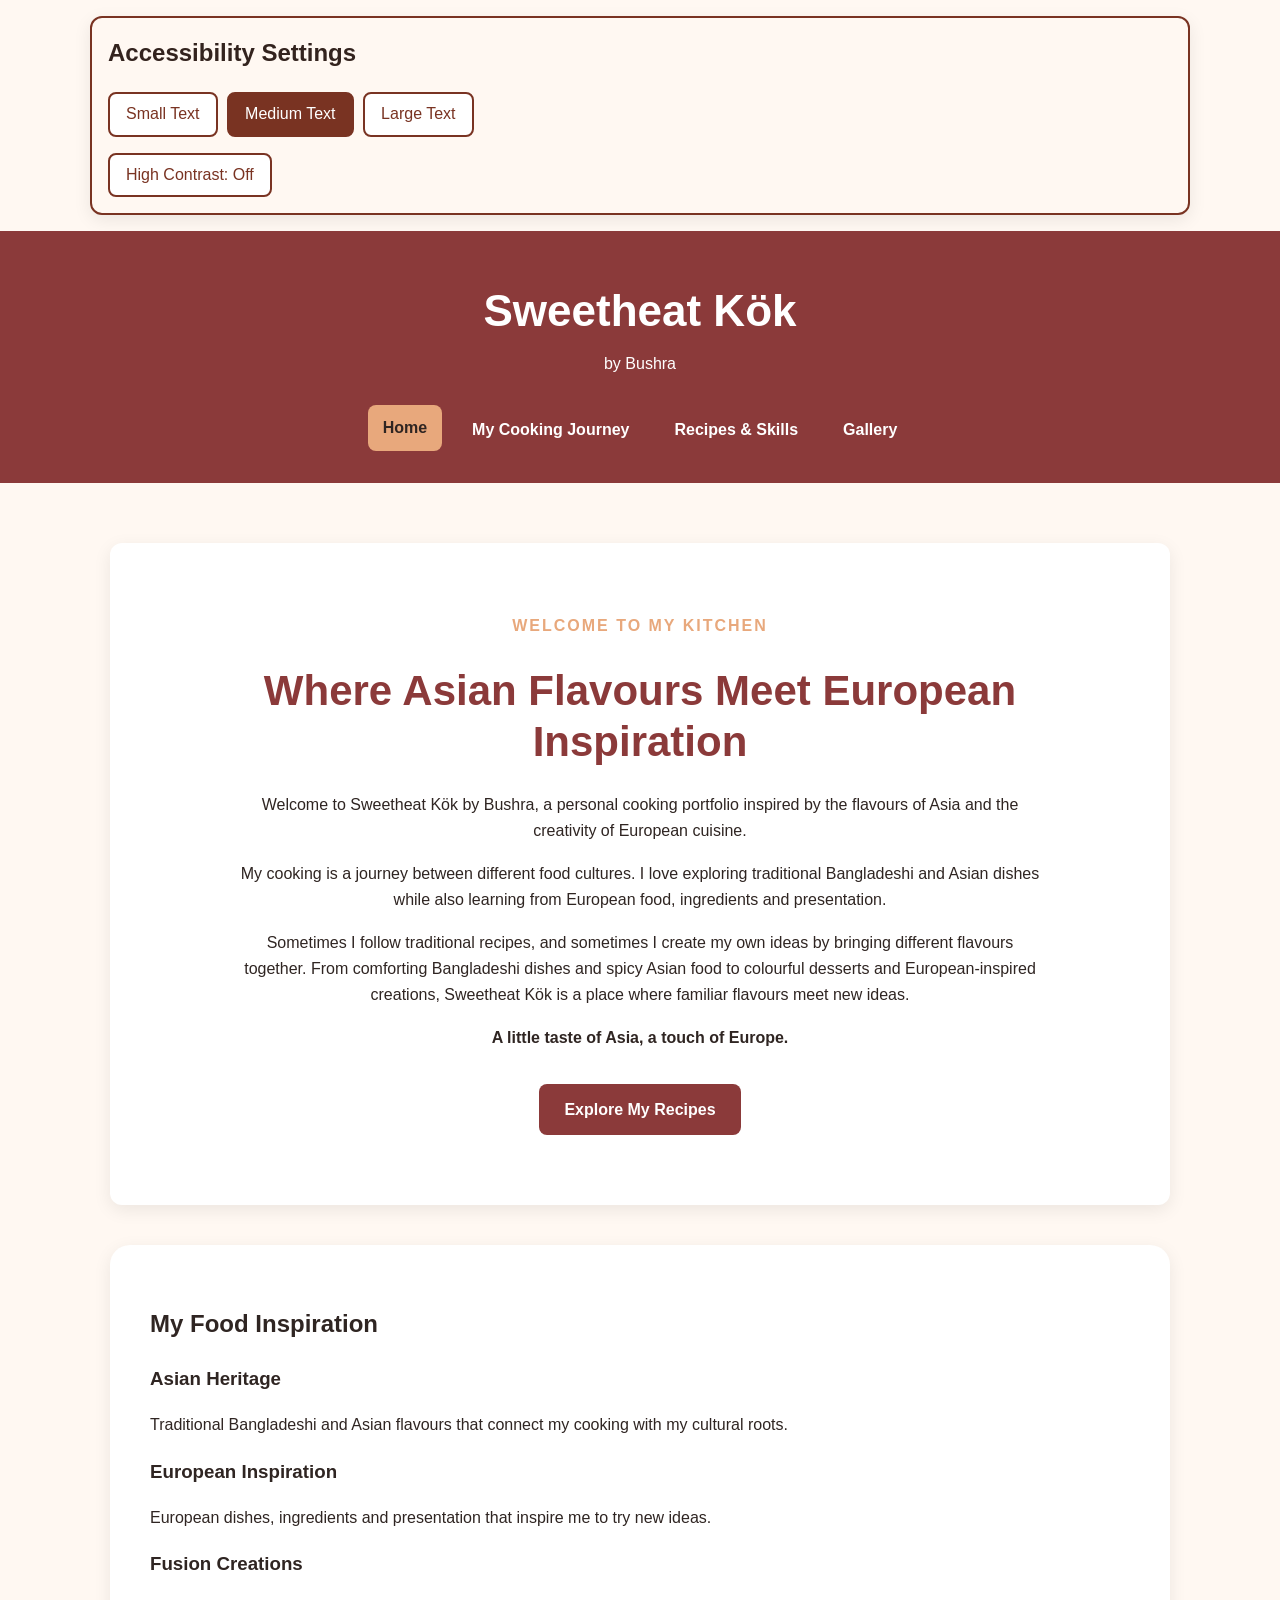
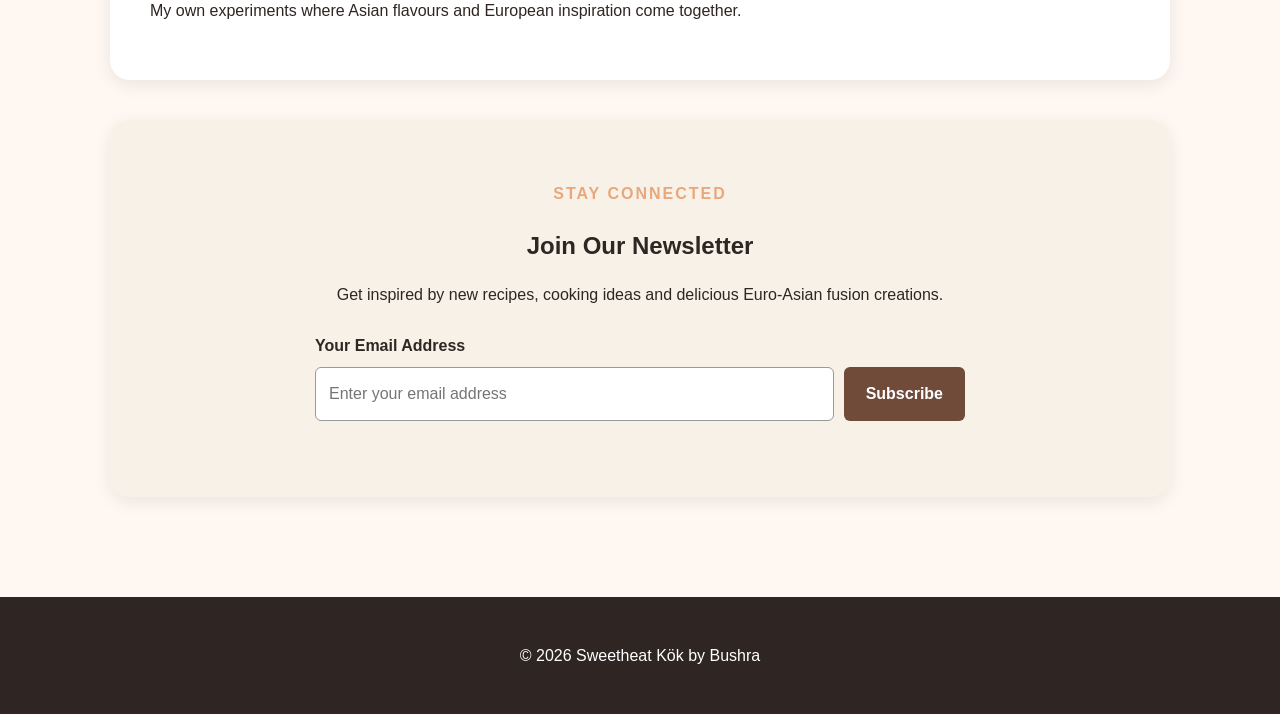
<file: index.html>
<!DOCTYPE html>
<html lang="en">

<head>
    <meta charset="UTF-8">
    <meta name="viewport" content="width=device-width, initial-scale=1.0">
    <title>Sweetheat Kök by Bushra</title>
    <link rel="stylesheet" href="style.css">
</head>

<body>

    <!-- Grade 5: Accessibility Settings -->
    <section class="accessibility-panel" aria-labelledby="accessibilityHeading">
        <h2 id="accessibilityHeading">Accessibility Settings</h2>

        <div class="text-size-controls" aria-label="Text size settings">
            <button type="button" data-textsize="small" aria-pressed="false">
                Small Text
            </button>

            <button type="button" data-textsize="medium" aria-pressed="true">
                Medium Text
            </button>

            <button type="button" data-textsize="large" aria-pressed="false">
                Large Text
            </button>
        </div>

        <button type="button" id="contrastToggle" aria-pressed="false">
            High Contrast: Off
        </button>
    </section>

    <header class="site-header">

        <div class="brand">
            <h1>Sweetheat Kök</h1>
            <p>by Bushra</p>
        </div>

        <nav class="navigation" aria-label="Main navigation">
            <a class="active" href="index.html">Home</a>
            <a href="journey.html">My Cooking Journey</a>
            <a href="recipes.html">Recipes &amp; Skills</a>
            <a href="gallery.html">Gallery</a>
        </nav>

    </header>

    <main>

        <!-- Hero Section -->
        <section class="hero">

            <div class="hero-content">

                <p class="small-heading">WELCOME TO MY KITCHEN</p>

                <h2>Where Asian Flavours Meet European Inspiration</h2>

                <p>
                    Welcome to Sweetheat Kök by Bushra, a personal cooking
                    portfolio inspired by the flavours of Asia and the
                    creativity of European cuisine.
                </p>

                <p>
                    My cooking is a journey between different food cultures.
                    I love exploring traditional Bangladeshi and Asian dishes
                    while also learning from European food, ingredients and
                    presentation.
                </p>

                <p>
                    Sometimes I follow traditional recipes, and sometimes I
                    create my own ideas by bringing different flavours together.
                    From comforting Bangladeshi dishes and spicy Asian food to
                    colourful desserts and European-inspired creations,
                    Sweetheat Kök is a place where familiar flavours meet
                    new ideas.
                </p>

                <p>
                    <strong>A little taste of Asia, a touch of Europe.</strong>
                </p>

                <a class="hero-button" href="recipes.html">
                    Explore My Recipes
                </a>

            </div>

        </section>

        <!-- Food Inspiration Section -->
        <section class="intro">

            <h2>My Food Inspiration</h2>

            <div class="food-types">

                <article>
                    <h3>Asian Heritage</h3>

                    <p>
                        Traditional Bangladeshi and Asian flavours that connect
                        my cooking with my cultural roots.
                    </p>
                </article>

                <article>
                    <h3>European Inspiration</h3>

                    <p>
                        European dishes, ingredients and presentation that
                        inspire me to try new ideas.
                    </p>
                </article>

                <article>
                    <h3>Fusion Creations</h3>

                    <p>
                        My own experiments where Asian flavours and European
                        inspiration come together.
                    </p>
                </article>

            </div>

        </section>

        <!-- Newsletter Subscription Section -->
        <section class="newsletter-section"
                 aria-labelledby="newsletterHeading">

            <div class="newsletter-content">

                <p class="small-heading">STAY CONNECTED</p>

                <h2 id="newsletterHeading">Join Our Newsletter</h2>

                <p>
                    Get inspired by new recipes, cooking ideas and
                    delicious Euro-Asian fusion creations.
                </p>

                <form id="newsletterForm" class="newsletter-form">

                    <label for="newsletterEmail">
                        Your Email Address
                    </label>

                    <div class="newsletter-input-group">

                        <input
                            type="email"
                            id="newsletterEmail"
                            name="newsletterEmail"
                            placeholder="Enter your email address"
                            autocomplete="email"
                            required
                        >

                        <button type="submit">
                            Subscribe
                        </button>

                    </div>

                    <p id="newsletterStatus"
                       class="newsletter-status"
                       role="status"
                       aria-live="polite">
                    </p>

                </form>

            </div>

        </section>

    </main>

    <footer class="site-footer">

        <p>
            &copy; 2026 Sweetheat Kök by Bushra
        </p>

    </footer>

    <script src="newsletter.js" defer></script>
    <script src="accessibility.js" defer></script>

</body>
</html>
</file>
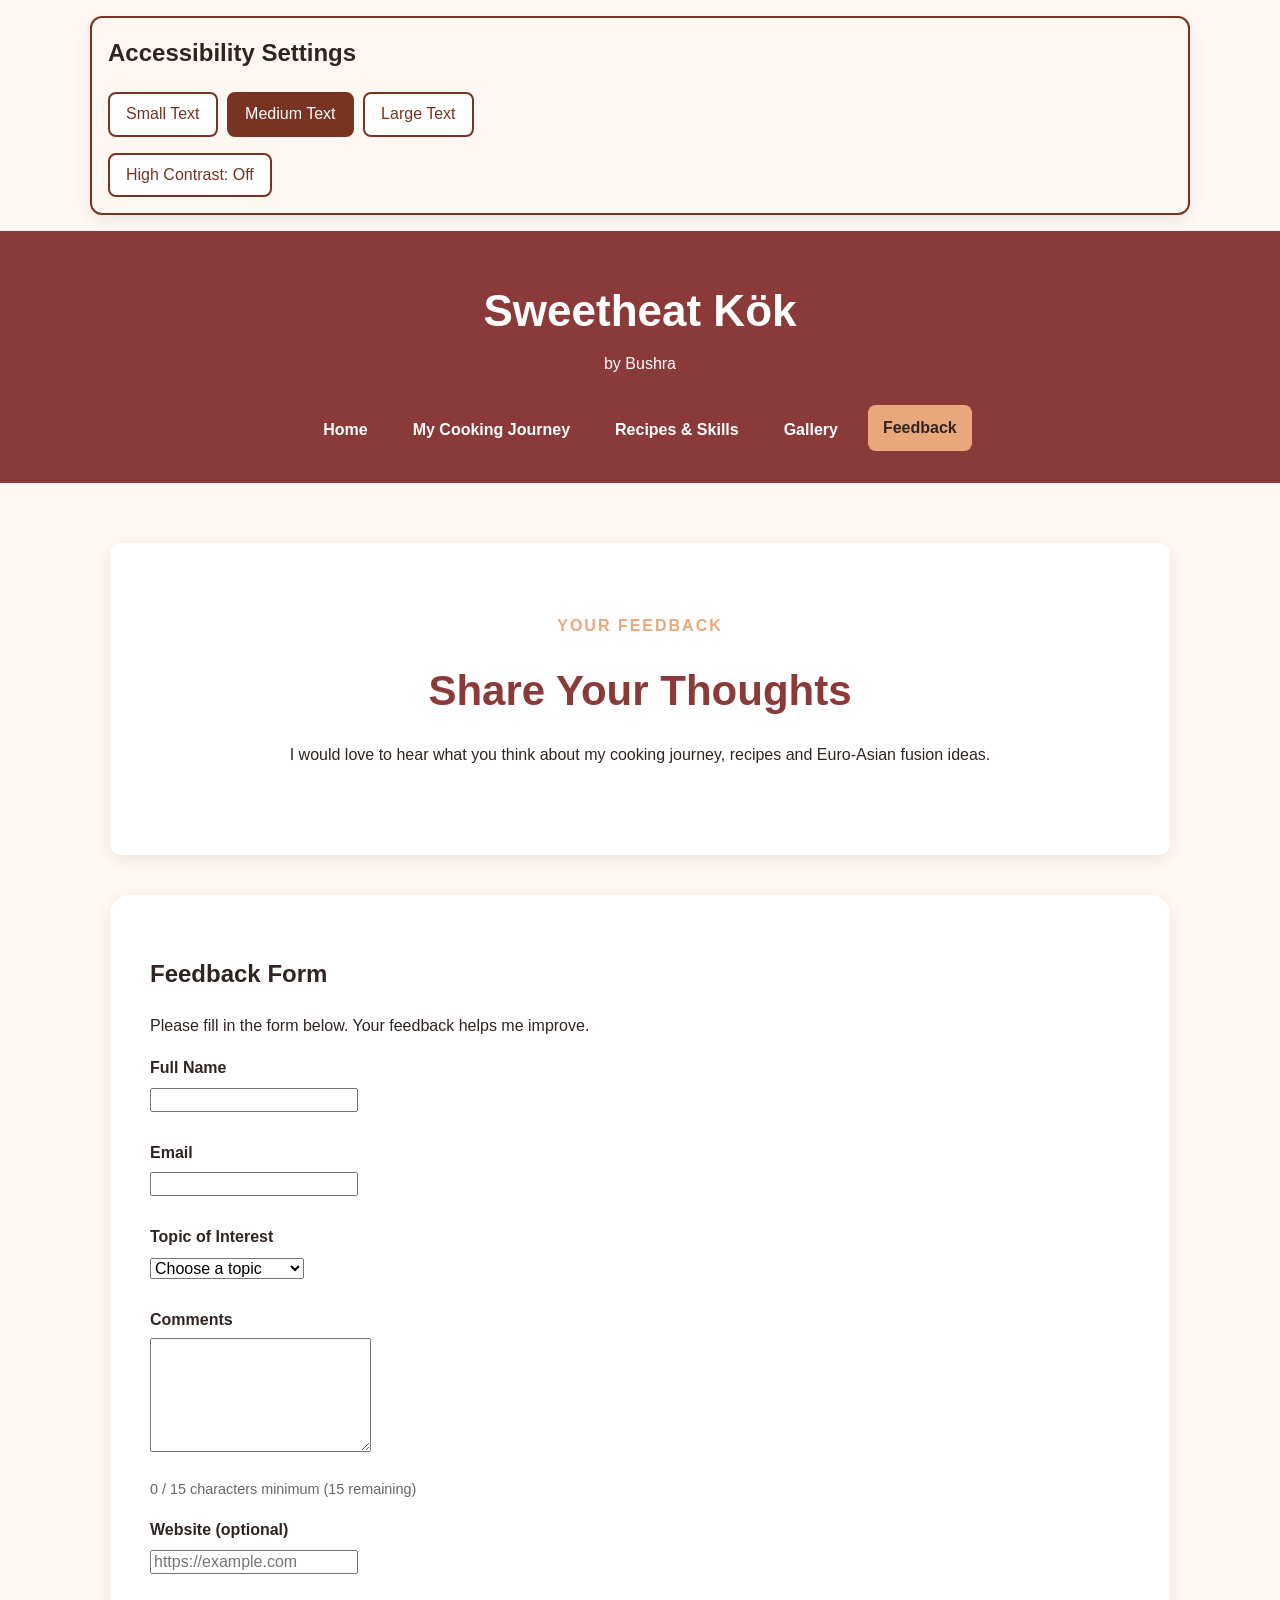
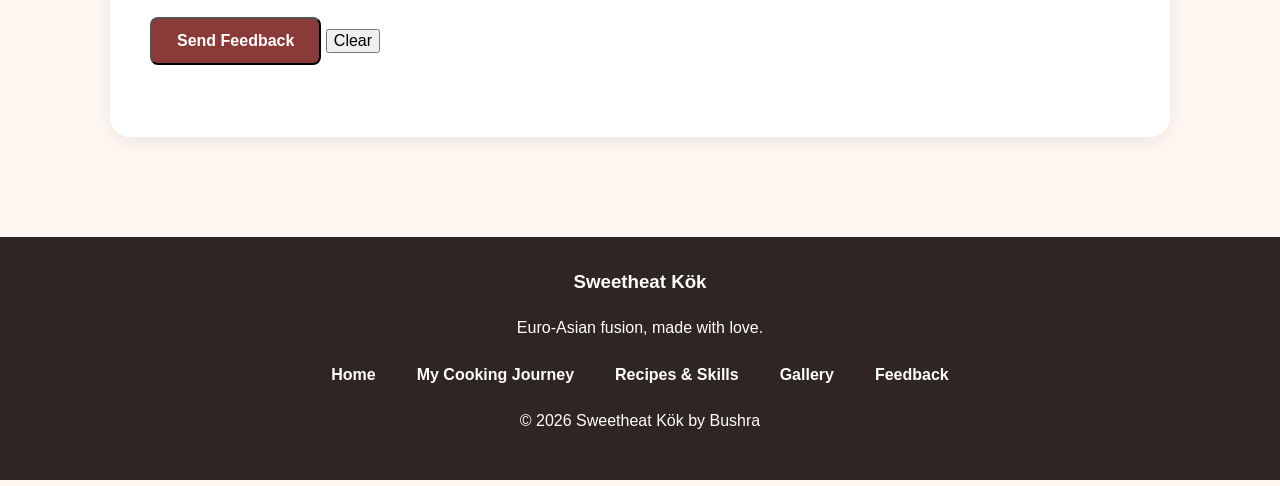
<file: feedback.html>
<!DOCTYPE html>
<html lang="en">
<head>
    <meta charset="UTF-8">
    <meta name="viewport" content="width=device-width, initial-scale=1.0">
    <title>Feedback | Sweetheat Kök by Bushra</title>
    <link rel="stylesheet" href="style.css">
</head>
<body>

<!-- Grade 5: Accessibility Settings -->
<section class="accessibility-panel" aria-labelledby="accessibilityHeading">
    <h2 id="accessibilityHeading">Accessibility Settings</h2>

    <div class="text-size-controls" aria-label="Text size settings">
        <button type="button" data-textsize="small" aria-pressed="false">
            Small Text
        </button>

        <button type="button" data-textsize="medium" aria-pressed="true">
            Medium Text
        </button>

        <button type="button" data-textsize="large" aria-pressed="false">
            Large Text
        </button>
    </div>

    <button type="button" id="contrastToggle" aria-pressed="false">
        High Contrast: Off
    </button>
</section>

<header class="site-header">
    <div class="brand">
        <h1>Sweetheat Kök</h1>
        <p>by Bushra</p>
    </div>

    <nav class="navigation" aria-label="Main navigation">
        <a href="index.html">Home</a>
        <a href="journey.html">My Cooking Journey</a>
        <a href="recipes.html">Recipes &amp; Skills</a>
        <a href="gallery.html">Gallery</a>
        <a href="feedback.html" class="active">Feedback</a>
    </nav>
</header>

<main>
    <section class="hero">
        <div class="hero-content">
            <p class="small-heading">YOUR FEEDBACK</p>
            <h2>Share Your Thoughts</h2>
            <p>
                I would love to hear what you think about my cooking journey,
                recipes and Euro-Asian fusion ideas.
            </p>
        </div>
    </section>

    <section class="feedback-section">
        <h2>Feedback Form</h2>
        <p>
            Please fill in the form below. Your feedback helps me improve.
        </p>

        <form id="feedbackForm" novalidate>
            <div class="form-group">
                <label for="fullName">Full Name</label>
                <input type="text" id="fullName" name="fullName"
                       autocomplete="name" required
                       aria-describedby="fullNameError">
                <p class="error-message" id="fullNameError"></p>
            </div>

            <div class="form-group">
                <label for="email">Email</label>
                <input type="email" id="email" name="email"
                       autocomplete="email" required
                       aria-describedby="emailError">
                <p class="error-message" id="emailError"></p>
            </div>

            <div class="form-group">
                <label for="topic">Topic of Interest</label>
                <select id="topic" name="topic" required
                        aria-describedby="topicError">
                    <option value="">Choose a topic</option>
                    <option value="Cooking Journey">Cooking Journey</option>
                    <option value="Recipes and Skills">Recipes &amp; Skills</option>
                    <option value="Food Gallery">Food Gallery</option>
                    <option value="Euro-Asian Fusion">Euro-Asian Fusion</option>
                </select>
                <p class="error-message" id="topicError"></p>
            </div>

            <div class="form-group">
                <label for="comments">Comments</label>
                <textarea id="comments" name="comments" rows="6"
                          minlength="15" required
                          aria-describedby="characterCounter commentsError"></textarea>

                <p class="character-counter"
                   id="characterCounter"
                   aria-live="polite"
                   aria-atomic="true">
                    0 / 15 characters minimum
                </p>

                <p class="error-message" id="commentsError"></p>
            </div>

            <div class="form-group">
                <label for="website">Website (optional)</label>
                <input type="url" id="website" name="website"
                       placeholder="https://example.com"
                       aria-describedby="websiteError">
                <p class="error-message" id="websiteError"></p>
            </div>

            <div class="form-buttons">
                <button type="submit" class="hero-button">Send Feedback</button>
                <button type="button" id="clearButton" class="clear-button">
                    Clear
                </button>
            </div>

            <div id="formStatus" class="form-status"
                 role="status" aria-live="polite"></div>
        </form>
    </section>
</main>

<footer class="site-footer">
    <h3>Sweetheat Kök</h3>
    <p>Euro-Asian fusion, made with love.</p>

    <nav aria-label="Footer navigation">
        <a href="index.html">Home</a>
        <a href="journey.html">My Cooking Journey</a>
        <a href="recipes.html">Recipes &amp; Skills</a>
        <a href="gallery.html">Gallery</a>
        <a href="feedback.html">Feedback</a>
    </nav>

    <p>&copy; 2026 Sweetheat Kök by Bushra</p>
</footer>

<script src="feedback.js" defer></script>
<script src="accessibility.js" defer></script>
</body>
</html>
</file>
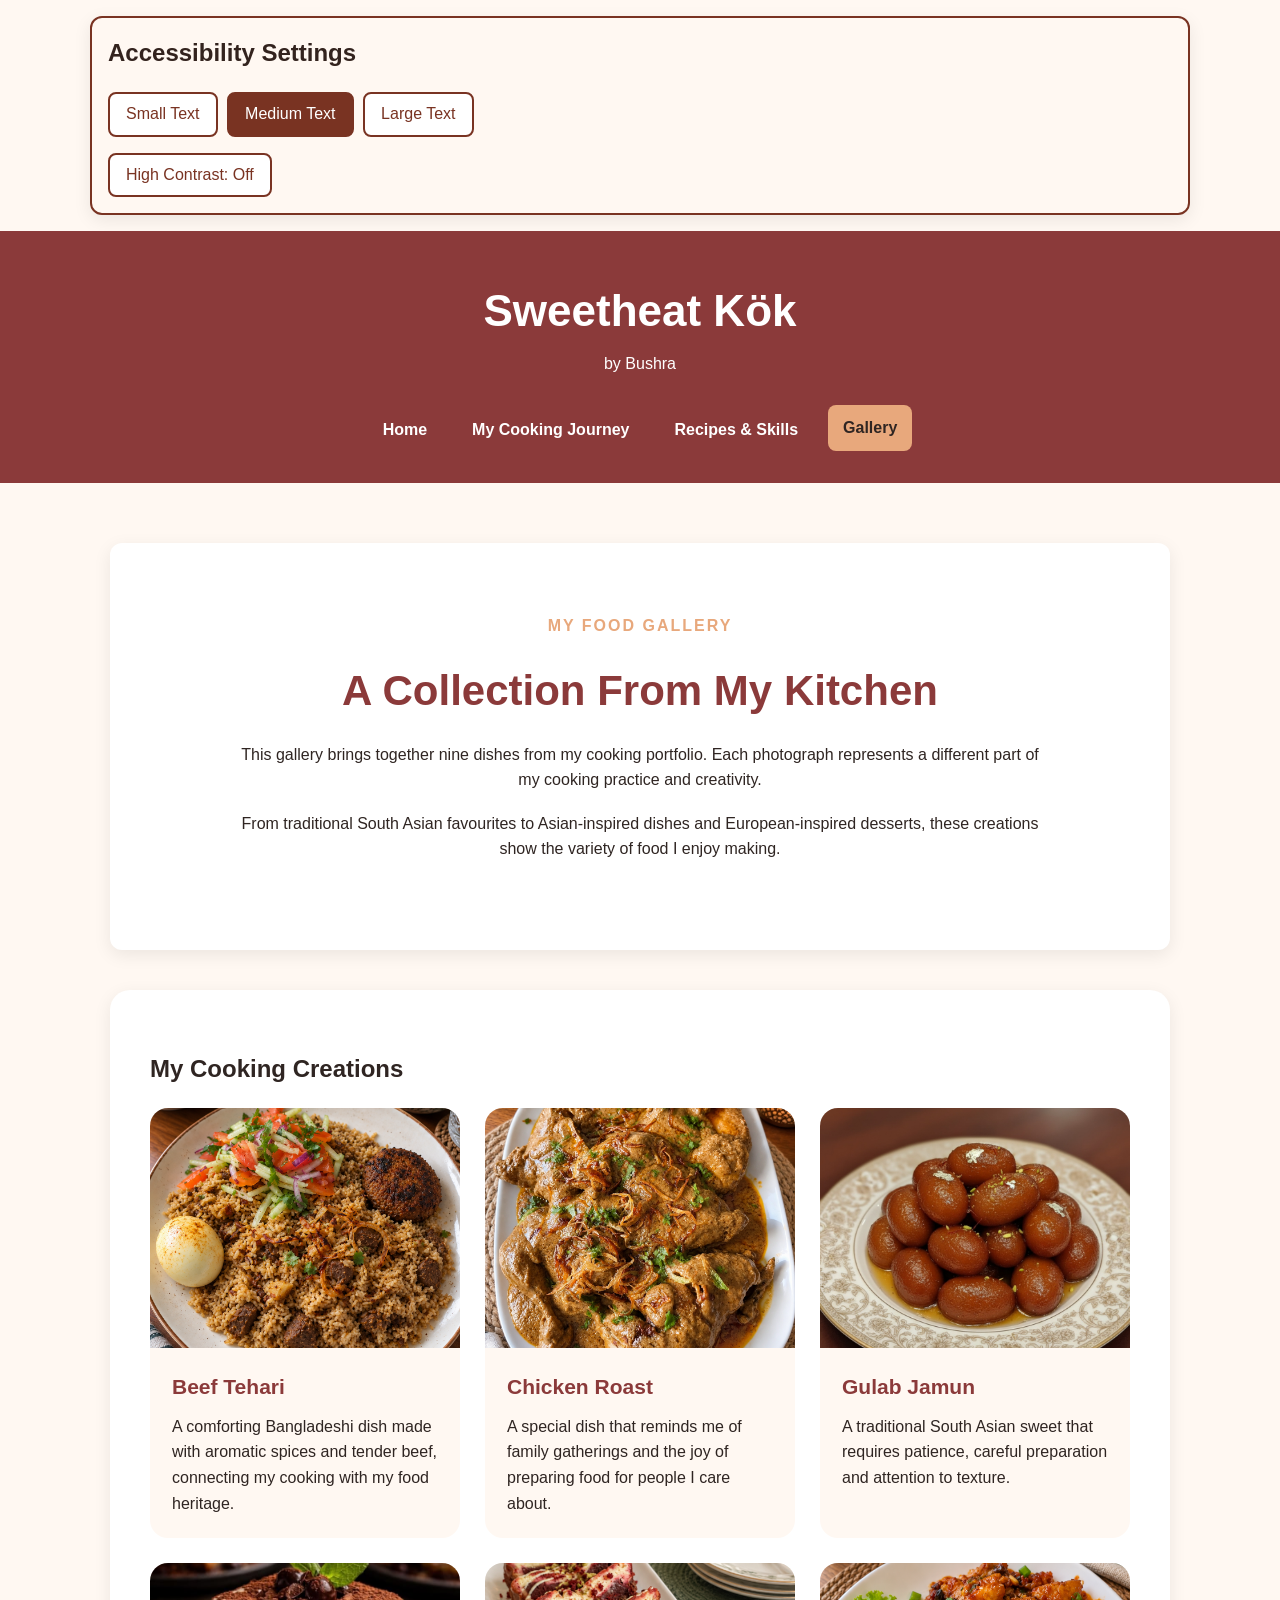
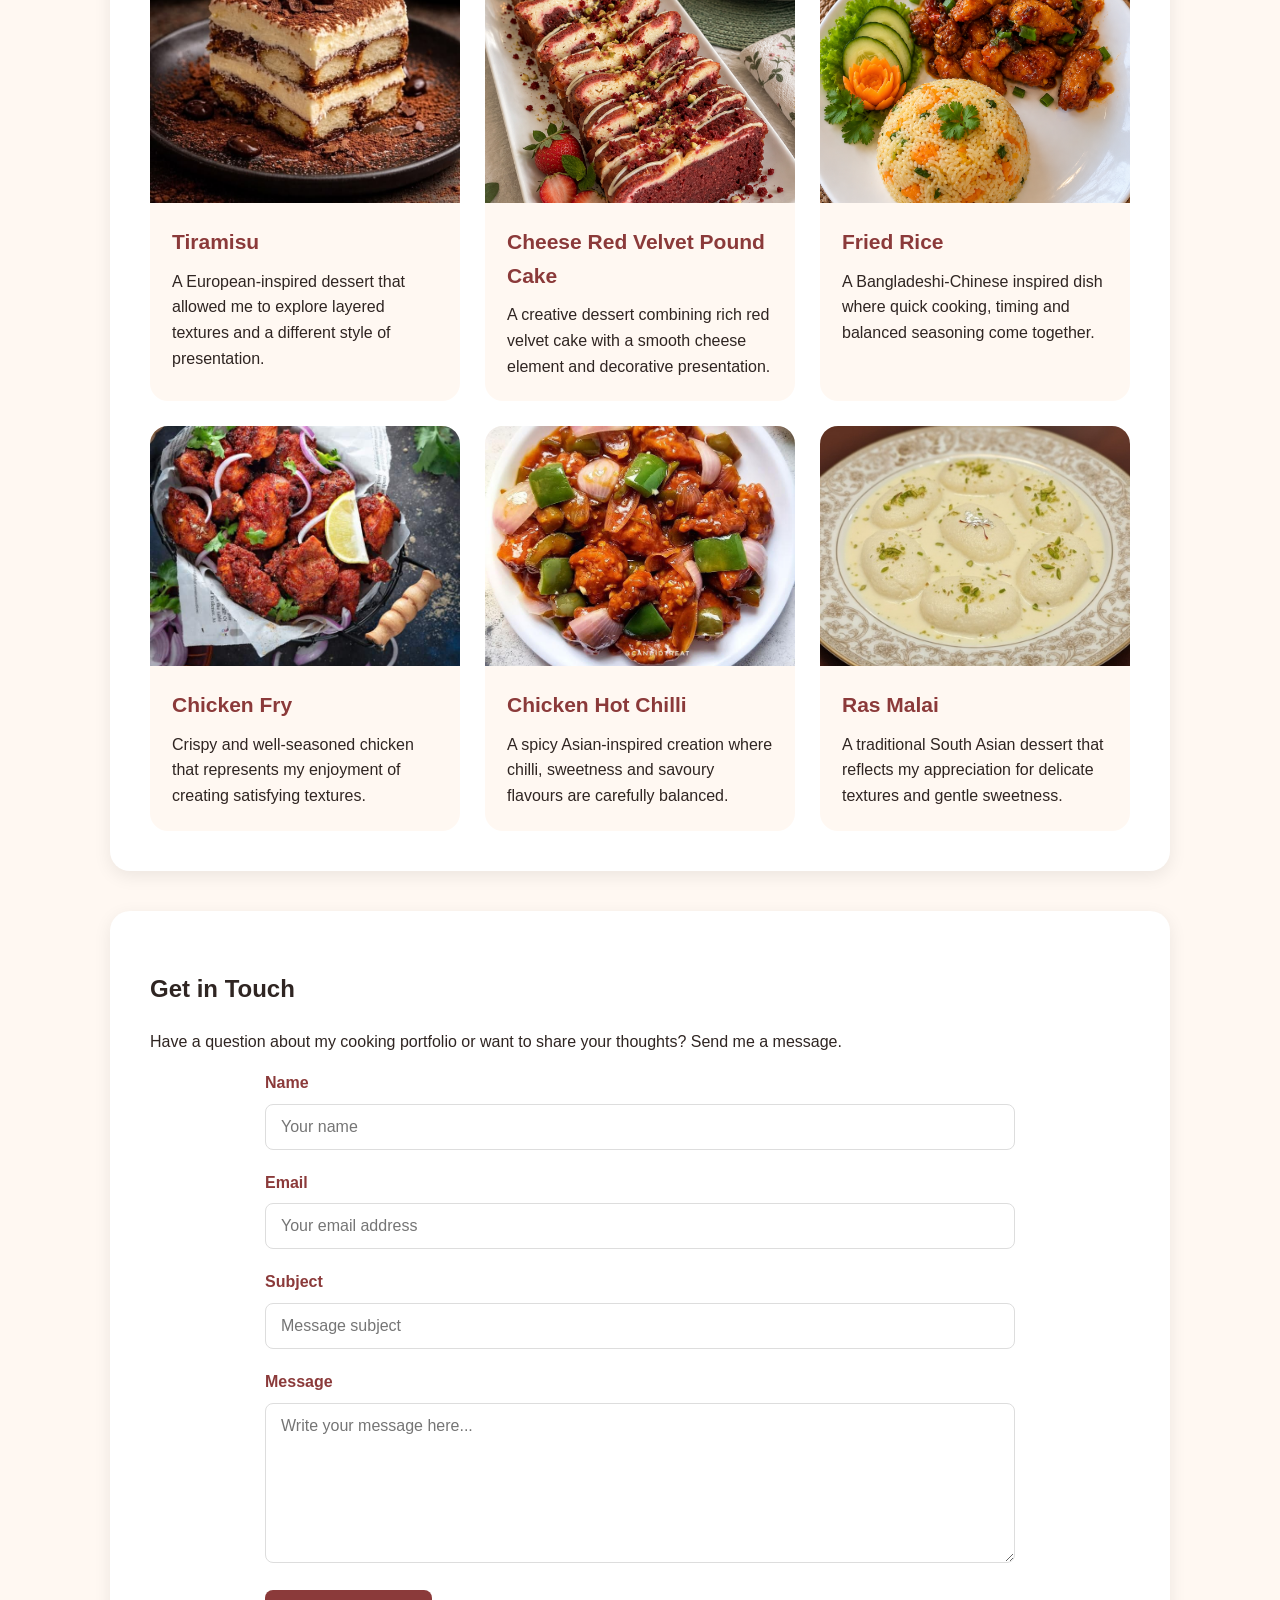
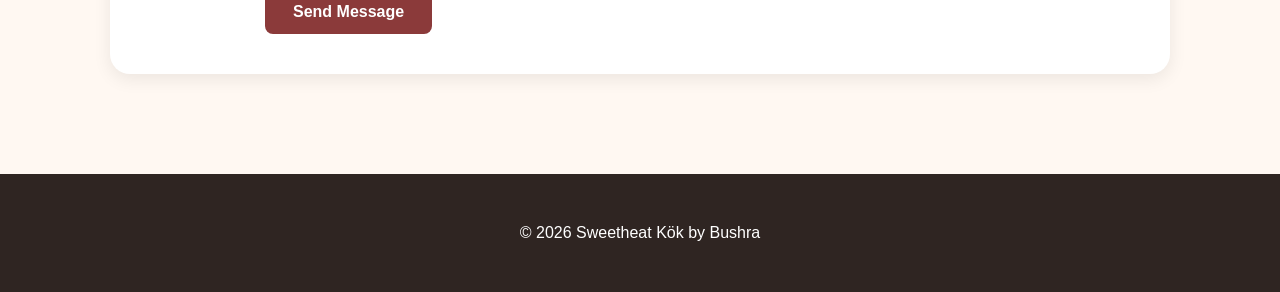
<file: gallery.html>
<!DOCTYPE html>
<html lang="en">

<head>

    <meta charset="UTF-8">

    <meta name="viewport" content="width=device-width, initial-scale=1.0">

    <title>Gallery | Sweetheat Kök by Bushra</title>

    <link rel="stylesheet" href="style.css">

    <style>

        /* ---------- GALLERY ---------- */

        .gallery-intro {
            text-align: center;
        }


        .gallery-grid {
            display: grid;
            grid-template-columns: repeat(3, 1fr);
            gap: 25px;
        }


        .gallery-card {
            background-color: var(--light-color);
            border-radius: 18px;
            overflow: hidden;

            transition:
                transform 0.3s ease,
                box-shadow 0.3s ease;
        }


        .gallery-card:hover {
            transform: translateY(-6px);
            box-shadow: 0 10px 25px rgba(0, 0, 0, 0.12);
        }


        .gallery-card img {
            width: 100%;
            height: 240px;
            object-fit: cover;
            display: block;

            transition: transform 0.4s ease;
        }


        .gallery-card:hover img {
            transform: scale(1.04);
        }


        .gallery-caption {
            padding: 22px;
        }


        .gallery-caption h3 {
            color: var(--main-color);
            margin-top: 0;
            margin-bottom: 10px;
            font-size: 21px;
        }


        .gallery-caption p {
            margin: 0;
        }


        /* ---------- CONTACT FORM ---------- */

        .contact-form {
            max-width: 750px;
            margin: 0 auto;
        }


        .form-group {
            margin-bottom: 20px;
        }


        .form-group label {
            display: block;
            font-weight: bold;
            margin-bottom: 8px;
            color: var(--main-color);
        }


        .form-group input,
        .form-group textarea {
            width: 100%;
            padding: 13px 15px;

            border: 1px solid #ddd;
            border-radius: 8px;

            font-family: var(--main-font);
            font-size: 16px;

            background-color: var(--white-color);
        }


        .form-group input:focus,
        .form-group textarea:focus {
            outline: 2px solid var(--accent-color);
            border-color: var(--accent-color);
        }


        .form-group textarea {
            min-height: 160px;
            resize: vertical;
        }


        .submit-button {
            border: none;
            cursor: pointer;

            padding: 13px 28px;

            background-color: var(--main-color);
            color: var(--white-color);

            border-radius: 8px;

            font-size: 16px;
            font-weight: bold;

            transition:
                background-color 0.3s ease,
                transform 0.3s ease;
        }


        .submit-button:hover {
            background-color: var(--accent-color);
            transform: translateY(-3px);
        }


        /* ---------- RESPONSIVE ---------- */

        @media (max-width: 800px) {

            .gallery-grid {
                grid-template-columns: repeat(2, 1fr);
            }

        }


        @media (max-width: 700px) {

            .gallery-grid {
                grid-template-columns: 1fr;
            }


            .gallery-card img {
                height: 250px;
            }

        }

    </style>

</head>


<body>


<!-- Grade 5: Accessibility Settings -->
<section class="accessibility-panel" aria-labelledby="accessibilityHeading">
    <h2 id="accessibilityHeading">Accessibility Settings</h2>

    <div class="text-size-controls" aria-label="Text size settings">
        <button type="button" data-textsize="small" aria-pressed="false">
            Small Text
        </button>

        <button type="button" data-textsize="medium" aria-pressed="true">
            Medium Text
        </button>

        <button type="button" data-textsize="large" aria-pressed="false">
            Large Text
        </button>
    </div>

    <button type="button" id="contrastToggle" aria-pressed="false">
        High Contrast: Off
    </button>
</section>
















    <!-- HEADER -->

    <header class="site-header">

        <div class="brand">

            <h1>Sweetheat Kök</h1>

            <p>by Bushra</p>

        </div>


        <!-- NAVIGATION -->

        <nav class="navigation">

            <a href="index.html">
                Home
            </a>

            <a href="journey.html">
                My Cooking Journey
            </a>

            <a href="recipes.html">
                Recipes &amp; Skills
            </a>

            <a class="active" href="gallery.html">
                Gallery
            </a>

        </nav>

    </header>



    <!-- MAIN CONTENT -->

    <main>


        <!-- GALLERY INTRO -->

        <section class="hero gallery-intro">

            <div class="hero-content">

                <p class="small-heading">
                    MY FOOD GALLERY
                </p>


                <h2>
                    A Collection From My Kitchen
                </h2>


                <p>
                    This gallery brings together nine dishes from my
                    cooking portfolio. Each photograph represents a
                    different part of my cooking practice and creativity.
                </p>


                <p>
                    From traditional South Asian favourites to
                    Asian-inspired dishes and European-inspired desserts,
                    these creations show the variety of food I enjoy
                    making.
                </p>

            </div>

        </section>



        <!-- 3 x 3 GALLERY -->

        <section class="intro">

            <h2>
                My Cooking Creations
            </h2>


            <div class="gallery-grid">


                <!-- 1. BEEF TEHARI -->

                <article class="gallery-card">

                    <img
                        src="images/beef-tehari.png"
                        alt="Homemade Beef Tehari"
                    >

                    <div class="gallery-caption">

                        <h3>
                            Beef Tehari
                        </h3>

                        <p>
                            A comforting Bangladeshi dish made with
                            aromatic spices and tender beef, connecting
                            my cooking with my food heritage.
                        </p>

                    </div>

                </article>



                <!-- 2. CHICKEN ROAST -->

                <article class="gallery-card">

                    <img
                        src="images/chicken-roast.png"
                        alt="Homemade Chicken Roast"
                    >

                    <div class="gallery-caption">

                        <h3>
                            Chicken Roast
                        </h3>

                        <p>
                            A special dish that reminds me of family
                            gatherings and the joy of preparing food
                            for people I care about.
                        </p>

                    </div>

                </article>



                <!-- 3. GULAB JAMUN -->

                <article class="gallery-card">

                    <img
                        src="images/gulab-jamun.jpg"
                        alt="Homemade Gulab Jamun"
                    >

                    <div class="gallery-caption">

                        <h3>
                            Gulab Jamun
                        </h3>

                        <p>
                            A traditional South Asian sweet that
                            requires patience, careful preparation
                            and attention to texture.
                        </p>

                    </div>

                </article>



                <!-- 4. TIRAMISU -->

                <article class="gallery-card">

                    <img
                        src="images/tiramisu.jpg"
                        alt="Homemade Tiramisu dessert"
                    >

                    <div class="gallery-caption">

                        <h3>
                            Tiramisu
                        </h3>

                        <p>
                            A European-inspired dessert that allowed me
                            to explore layered textures and a different
                            style of presentation.
                        </p>

                    </div>

                </article>



                <!-- 5. RED VELVET CAKE -->

                <article class="gallery-card">

                    <img
                        src="images/red-velvet-cake.png"
                        alt="Homemade Cheese Red Velvet Pound Cake"
                    >

                    <div class="gallery-caption">

                        <h3>
                            Cheese Red Velvet Pound Cake
                        </h3>

                        <p>
                            A creative dessert combining rich red velvet
                            cake with a smooth cheese element and
                            decorative presentation.
                        </p>

                    </div>

                </article>



                <!-- 6. FRIED RICE -->

                <article class="gallery-card">

                    <img
                        src="images/fried-rice.png"
                        alt="Homemade Bangladeshi-Chinese style Fried Rice"
                    >

                    <div class="gallery-caption">

                        <h3>
                            Fried Rice
                        </h3>

                        <p>
                            A Bangladeshi-Chinese inspired dish where
                            quick cooking, timing and balanced seasoning
                            come together.
                        </p>

                    </div>

                </article>



                <!-- 7. CHICKEN FRY -->

                <article class="gallery-card">

                    <img
                        src="images/chicken-fry.jpg"
                        alt="Homemade crispy Chicken Fry"
                    >

                    <div class="gallery-caption">

                        <h3>
                            Chicken Fry
                        </h3>

                        <p>
                            Crispy and well-seasoned chicken that
                            represents my enjoyment of creating
                            satisfying textures.
                        </p>

                    </div>

                </article>



                <!-- 8. CHICKEN HOT CHILLI -->

                <article class="gallery-card">

                    <img
                        src="images/chicken-hot-chilli.jpg"
                        alt="Homemade Chicken Hot Chilli"
                    >

                    <div class="gallery-caption">

                        <h3>
                            Chicken Hot Chilli
                        </h3>

                        <p>
                            A spicy Asian-inspired creation where
                            chilli, sweetness and savoury flavours
                            are carefully balanced.
                        </p>

                    </div>

                </article>



                <!-- 9. RAS MALAI -->

                <article class="gallery-card">

                    <img
                        src="images/ras-malai.jpg"
                        alt="Homemade traditional Ras Malai"
                    >

                    <div class="gallery-caption">

                        <h3>
                            Ras Malai
                        </h3>

                        <p>
                            A traditional South Asian dessert that
                            reflects my appreciation for delicate
                            textures and gentle sweetness.
                        </p>

                    </div>

                </article>


            </div>

        </section>



        <!-- CONTACT -->

        <section class="intro">

            <h2>
                Get in Touch
            </h2>


            <p>
                Have a question about my cooking portfolio or want to
                share your thoughts? Send me a message.
            </p>


            <form class="contact-form">


                <!-- NAME -->

                <div class="form-group">

                    <label for="name">
                        Name
                    </label>

                    <input
                        type="text"
                        id="name"
                        name="name"
                        placeholder="Your name"
                        required
                    >

                </div>



                <!-- EMAIL -->

                <div class="form-group">

                    <label for="email">
                        Email
                    </label>

                    <input
                        type="email"
                        id="email"
                        name="email"
                        placeholder="Your email address"
                        required
                    >

                </div>



                <!-- SUBJECT -->

                <div class="form-group">

                    <label for="subject">
                        Subject
                    </label>

                    <input
                        type="text"
                        id="subject"
                        name="subject"
                        placeholder="Message subject"
                        required
                    >

                </div>



                <!-- MESSAGE -->

                <div class="form-group">

                    <label for="message">
                        Message
                    </label>

                    <textarea
                        id="message"
                        name="message"
                        placeholder="Write your message here..."
                        required
                    ></textarea>

                </div>



                <!-- SUBMIT -->

                <button
                    type="submit"
                    class="submit-button"
                >
                    Send Message
                </button>


            </form>

        </section>


    </main>



    <!-- FOOTER -->

    <footer class="site-footer">

        <p>
            &copy; 2026 Sweetheat Kök by Bushra
        </p>

    </footer>


<script src="accessibility.js" defer></script>

</body>

</html>
</file>
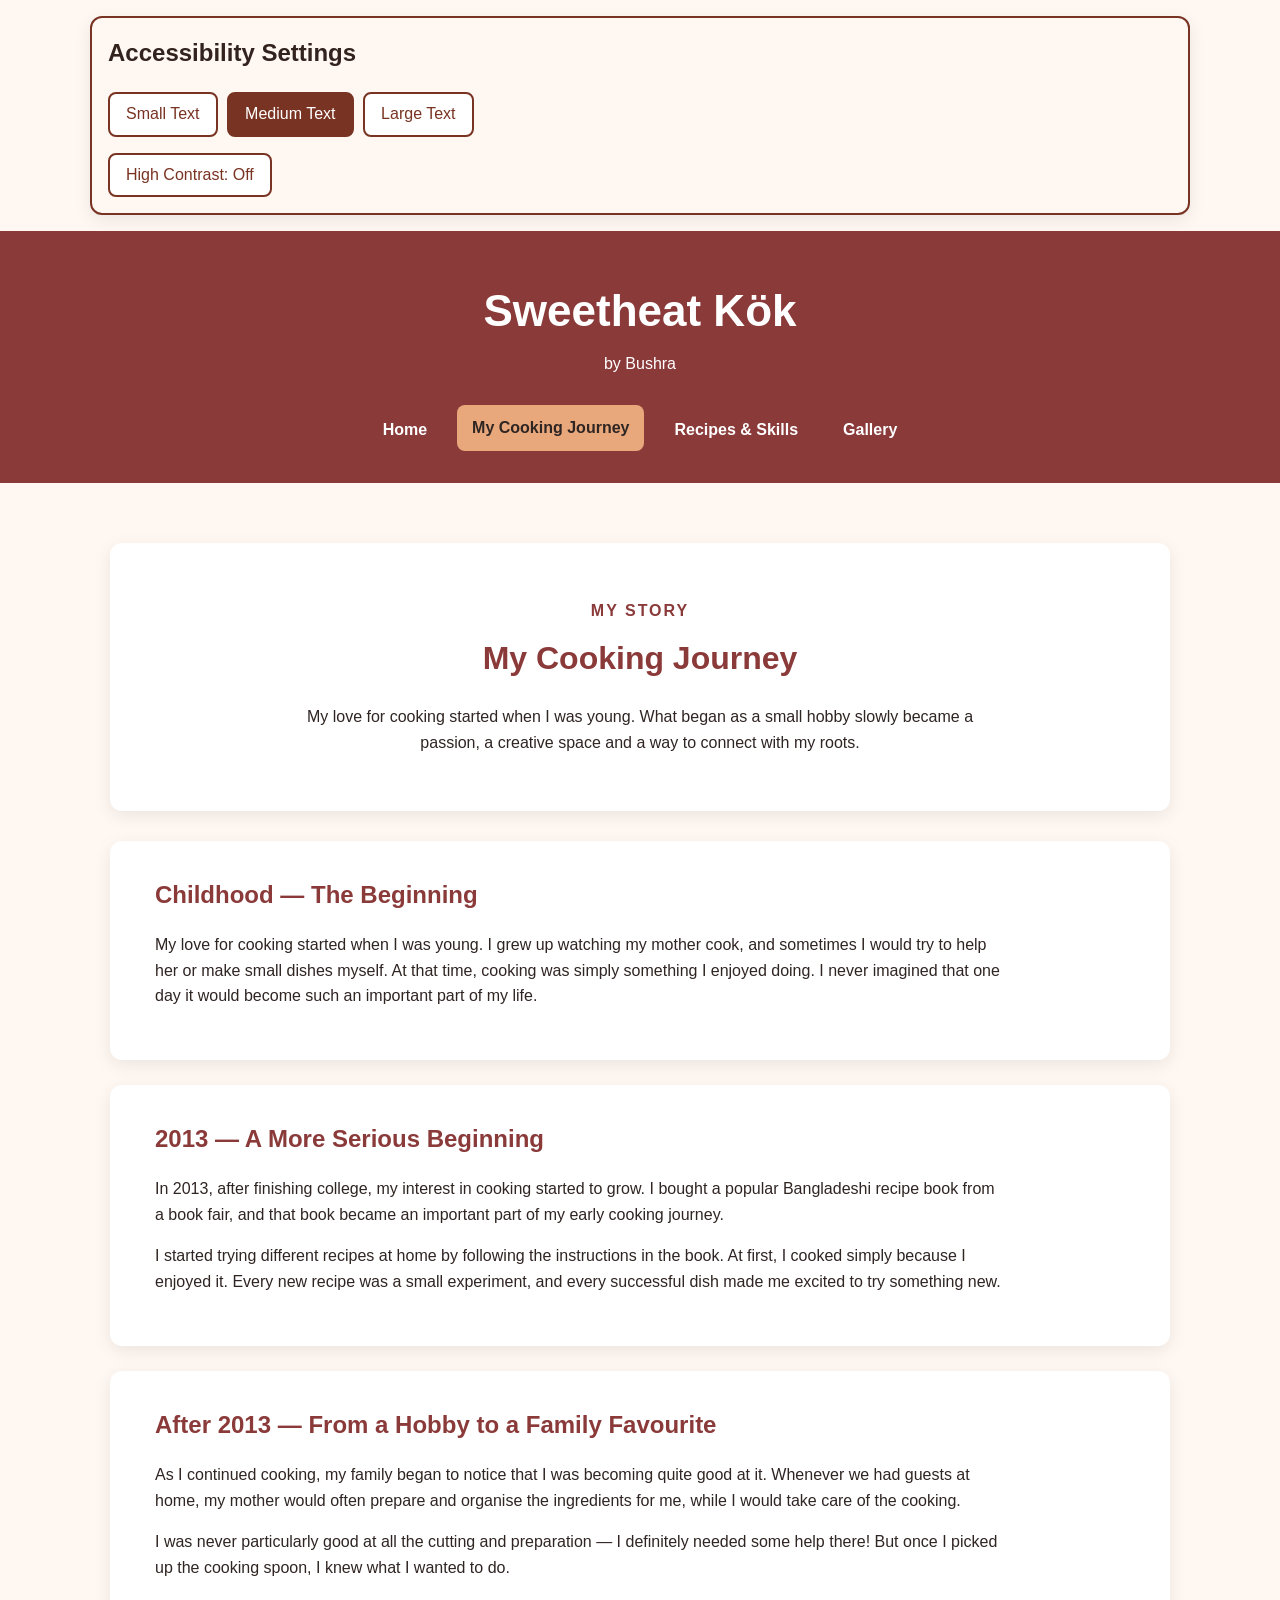
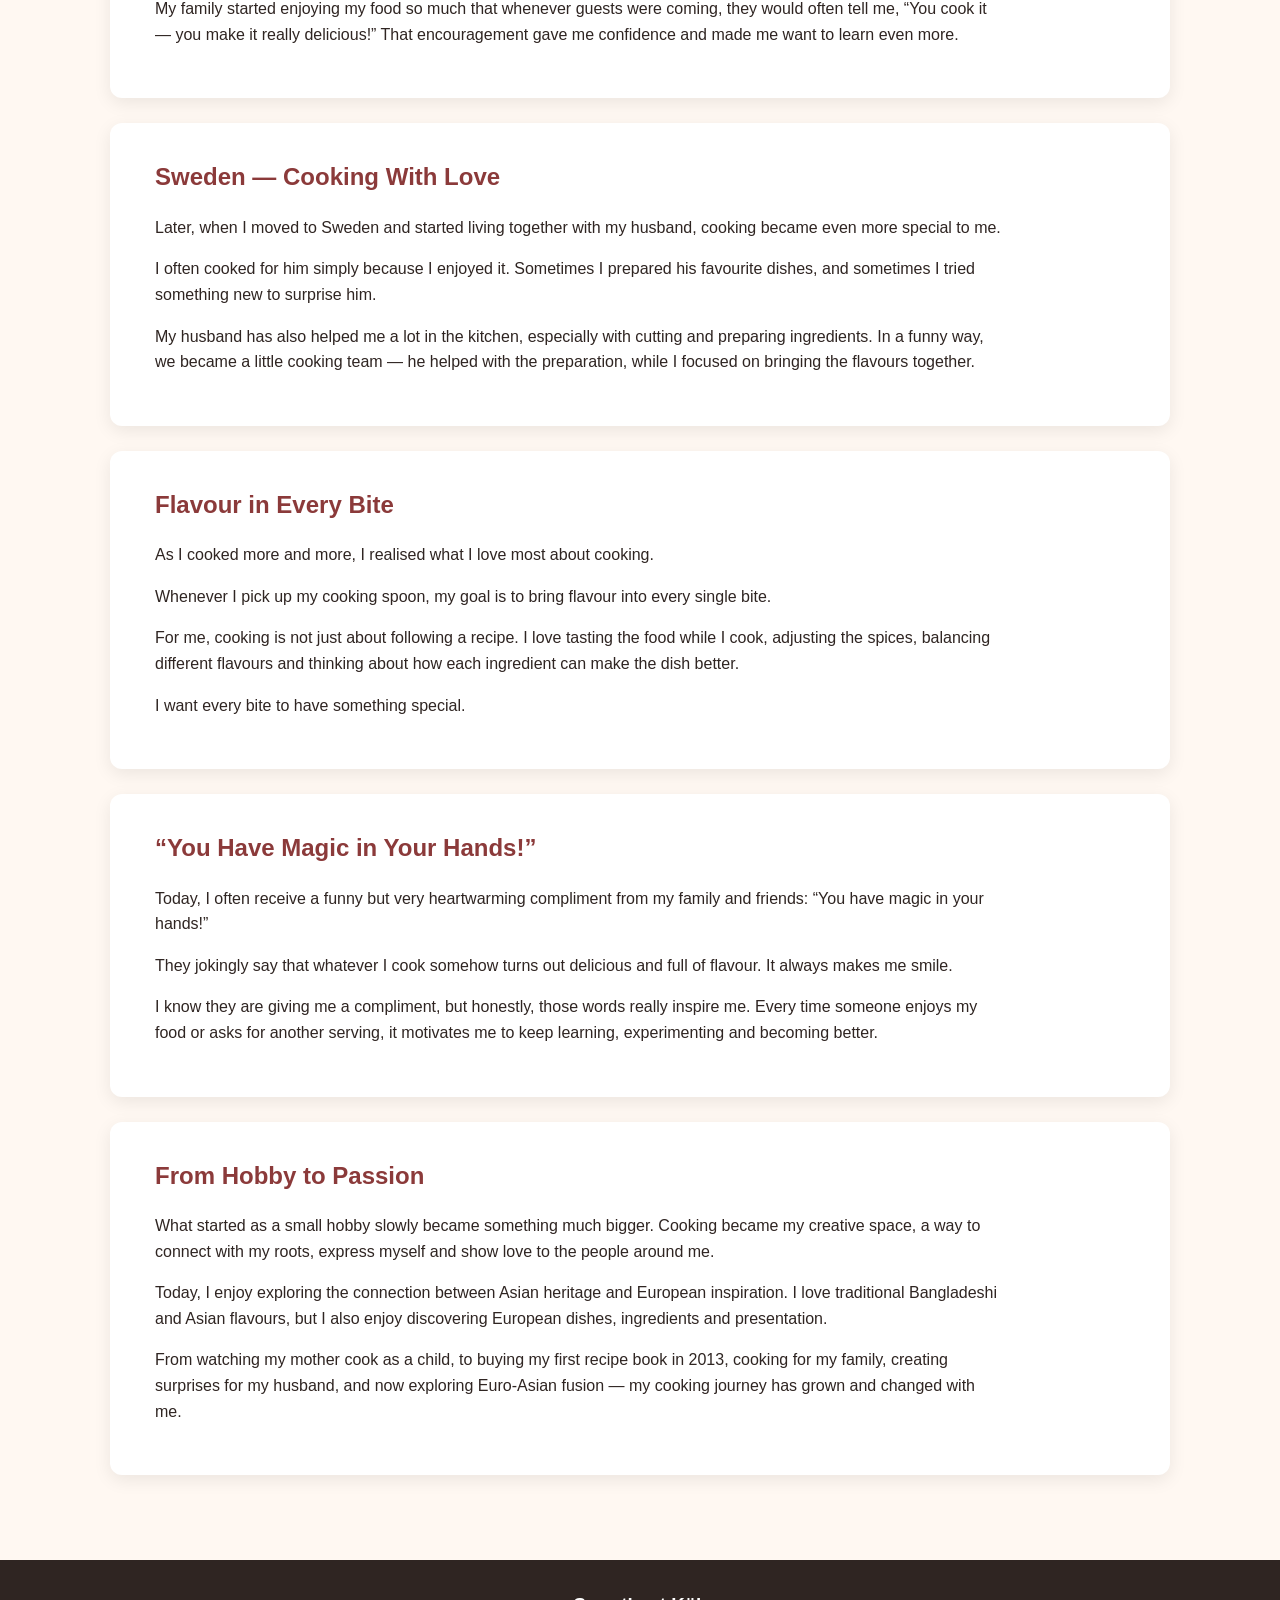
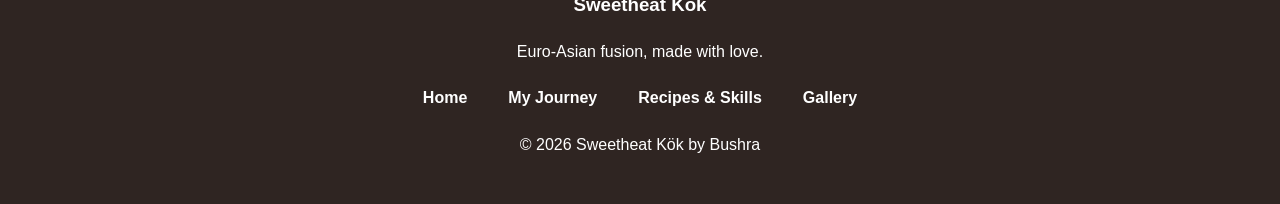
<file: journey.html>
<!DOCTYPE html>
<html lang="en">

<head>
    <meta charset="UTF-8">
    <meta name="viewport" content="width=device-width, initial-scale=1.0">

    <title>My Cooking Journey - Sweetheat Kök</title>

    <link rel="stylesheet" href="style.css">
</head>

<body>


<!-- Grade 5: Accessibility Settings -->
<section class="accessibility-panel" aria-labelledby="accessibilityHeading">
    <h2 id="accessibilityHeading">Accessibility Settings</h2>

    <div class="text-size-controls" aria-label="Text size settings">
        <button type="button" data-textsize="small" aria-pressed="false">
            Small Text
        </button>

        <button type="button" data-textsize="medium" aria-pressed="true">
            Medium Text
        </button>

        <button type="button" data-textsize="large" aria-pressed="false">
            Large Text
        </button>
    </div>

    <button type="button" id="contrastToggle" aria-pressed="false">
        High Contrast: Off
    </button>
</section>
















    <header class="site-header">

        <div class="brand">
            <h1>Sweetheat Kök</h1>
            <p>by Bushra</p>
        </div>

        <nav class="navigation">

            <a href="index.html">Home</a>

            <a class="active" href="journey.html">
                My Cooking Journey
            </a>

            <a href="recipes.html">
                Recipes &amp; Skills
            </a>

            <a href="gallery.html">
                Gallery
            </a>

        </nav>

    </header>


    <main>

        <section class="journey-hero">

            <p class="small-heading">
                MY STORY
            </p>

            <h2>
                My Cooking Journey
            </h2>

            <p>
                My love for cooking started when I was young.
                What began as a small hobby slowly became a passion,
                a creative space and a way to connect with my roots.
            </p>

        </section>


        <section class="journey-section">

            <h2>Childhood — The Beginning</h2>

            <p>
                My love for cooking started when I was young. I grew up
                watching my mother cook, and sometimes I would try to help
                her or make small dishes myself. At that time, cooking was
                simply something I enjoyed doing. I never imagined that one
                day it would become such an important part of my life.
            </p>

        </section>


        <section class="journey-section">

            <h2>2013 — A More Serious Beginning</h2>

            <p>
                In 2013, after finishing college, my interest in cooking
                started to grow. I bought a popular Bangladeshi recipe book
                from a book fair, and that book became an important part of
                my early cooking journey.
            </p>

            <p>
                I started trying different recipes at home by following the
                instructions in the book. At first, I cooked simply because
                I enjoyed it. Every new recipe was a small experiment, and
                every successful dish made me excited to try something new.
            </p>

        </section>


        <section class="journey-section">

            <h2>After 2013 — From a Hobby to a Family Favourite</h2>

            <p>
                As I continued cooking, my family began to notice that I was
                becoming quite good at it. Whenever we had guests at home,
                my mother would often prepare and organise the ingredients
                for me, while I would take care of the cooking.
            </p>

            <p>
                I was never particularly good at all the cutting and
                preparation — I definitely needed some help there! But once
                I picked up the cooking spoon, I knew what I wanted to do.
            </p>

            <p>
                My family started enjoying my food so much that whenever
                guests were coming, they would often tell me,
                “You cook it — you make it really delicious!”
                That encouragement gave me confidence and made me want
                to learn even more.
            </p>

        </section>


        <section class="journey-section">

            <h2>Sweden — Cooking With Love</h2>

            <p>
                Later, when I moved to Sweden and started living together
                with my husband, cooking became even more special to me.
            </p>

            <p>
                I often cooked for him simply because I enjoyed it.
                Sometimes I prepared his favourite dishes, and sometimes
                I tried something new to surprise him.
            </p>

            <p>
                My husband has also helped me a lot in the kitchen,
                especially with cutting and preparing ingredients.
                In a funny way, we became a little cooking team —
                he helped with the preparation, while I focused on
                bringing the flavours together.
            </p>

        </section>


        <section class="journey-section">

            <h2>Flavour in Every Bite</h2>

            <p>
                As I cooked more and more, I realised what I love most
                about cooking.
            </p>

            <p>
                Whenever I pick up my cooking spoon, my goal is to bring
                flavour into every single bite.
            </p>

            <p>
                For me, cooking is not just about following a recipe.
                I love tasting the food while I cook, adjusting the spices,
                balancing different flavours and thinking about how each
                ingredient can make the dish better.
            </p>

            <p>
                I want every bite to have something special.
            </p>

        </section>


        <section class="journey-section">

            <h2>“You Have Magic in Your Hands!”</h2>

            <p>
                Today, I often receive a funny but very heartwarming
                compliment from my family and friends:
                “You have magic in your hands!”
            </p>

            <p>
                They jokingly say that whatever I cook somehow turns out
                delicious and full of flavour. It always makes me smile.
            </p>

            <p>
                I know they are giving me a compliment, but honestly,
                those words really inspire me. Every time someone enjoys
                my food or asks for another serving, it motivates me to
                keep learning, experimenting and becoming better.
            </p>

        </section>


        <section class="journey-section">

            <h2>From Hobby to Passion</h2>

            <p>
                What started as a small hobby slowly became something much
                bigger. Cooking became my creative space, a way to connect
                with my roots, express myself and show love to the people
                around me.
            </p>

            <p>
                Today, I enjoy exploring the connection between Asian
                heritage and European inspiration. I love traditional
                Bangladeshi and Asian flavours, but I also enjoy discovering
                European dishes, ingredients and presentation.
            </p>

            <p>
                From watching my mother cook as a child, to buying my first
                recipe book in 2013, cooking for my family, creating
                surprises for my husband, and now exploring Euro-Asian
                fusion — my cooking journey has grown and changed with me.
            </p>

        </section>

    </main>

<footer class="site-footer">

    <h3>Sweetheat Kök</h3>

    <p>
        Euro-Asian fusion, made with love.
    </p>

    <nav>
        <a href="index.html">Home</a>
        <a href="journey.html">My Journey</a>
        <a href="recipes.html">Recipes &amp; Skills</a>
        <a href="gallery.html">Gallery</a>
    </nav>

    <p>
        &copy; 2026 Sweetheat Kök by Bushra
    </p>

</footer>
    
<script src="accessibility.js" defer></script>
</body>

</html>
</file>
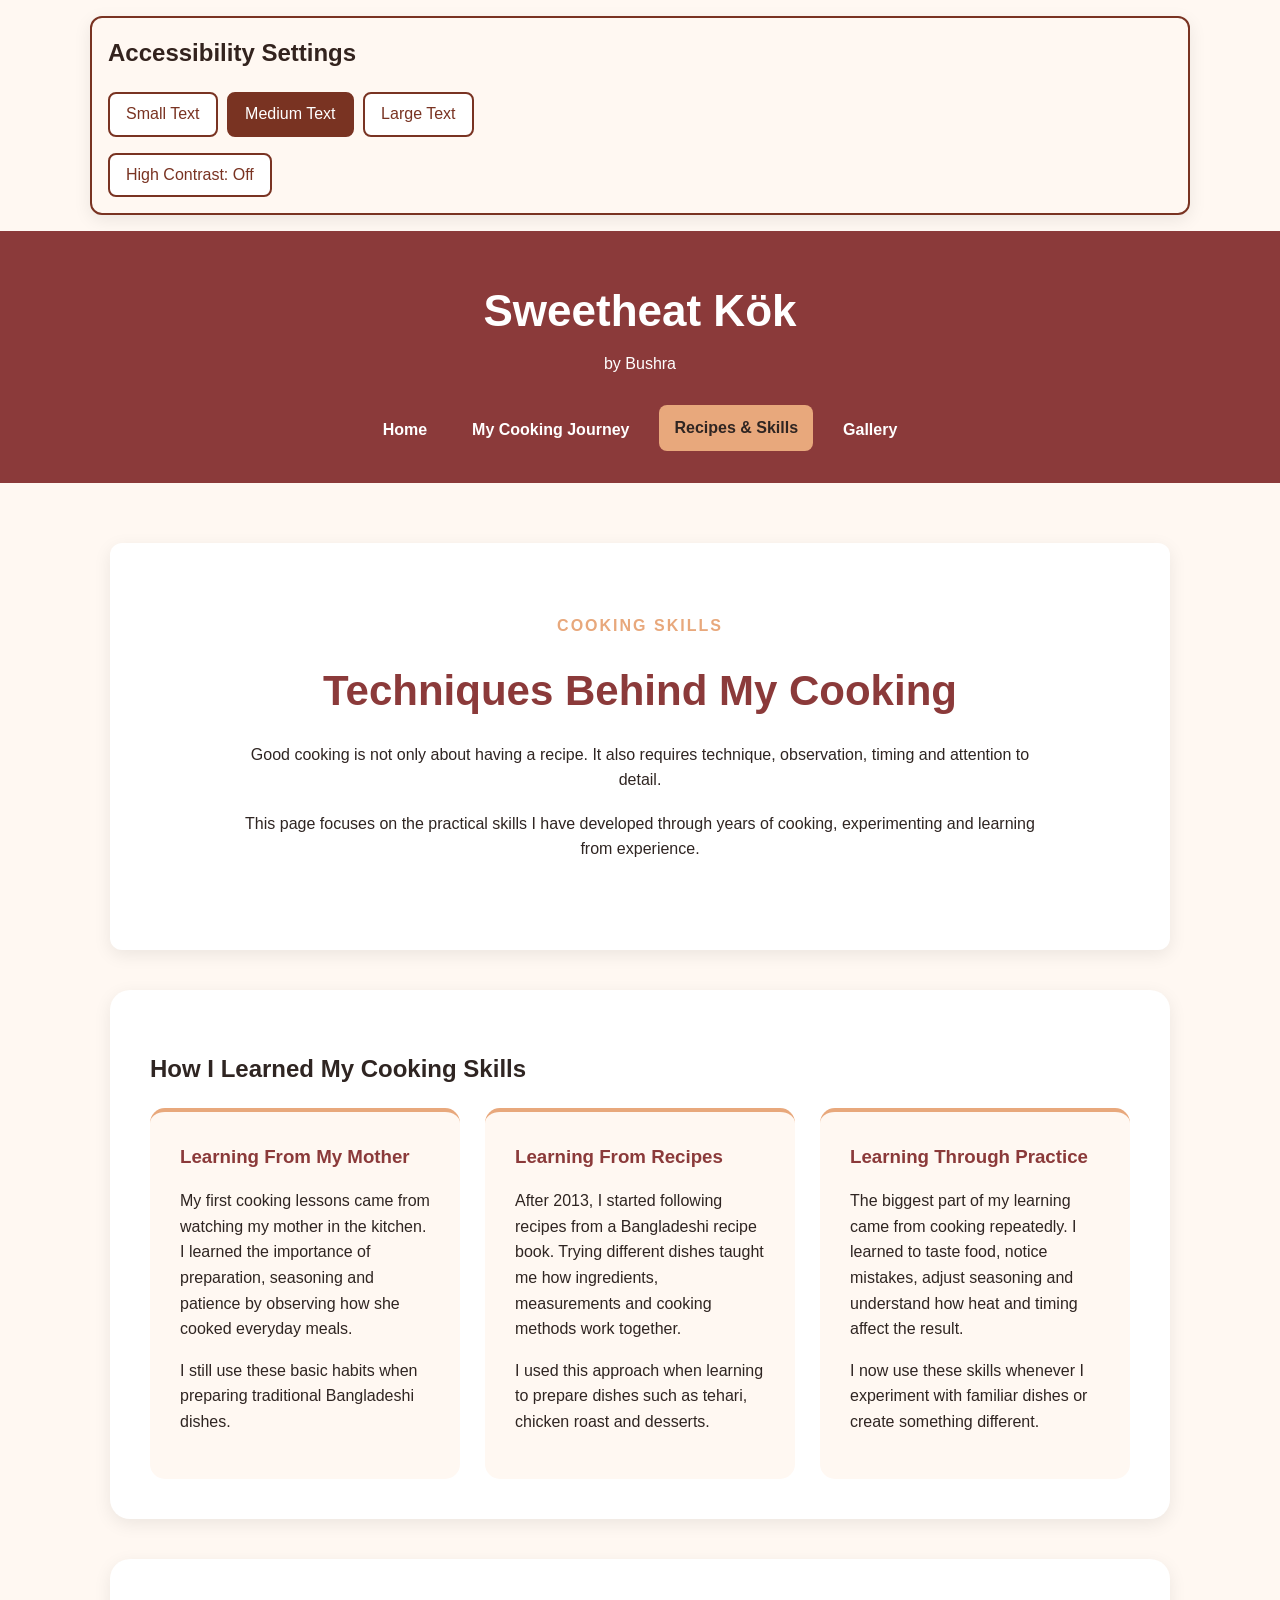
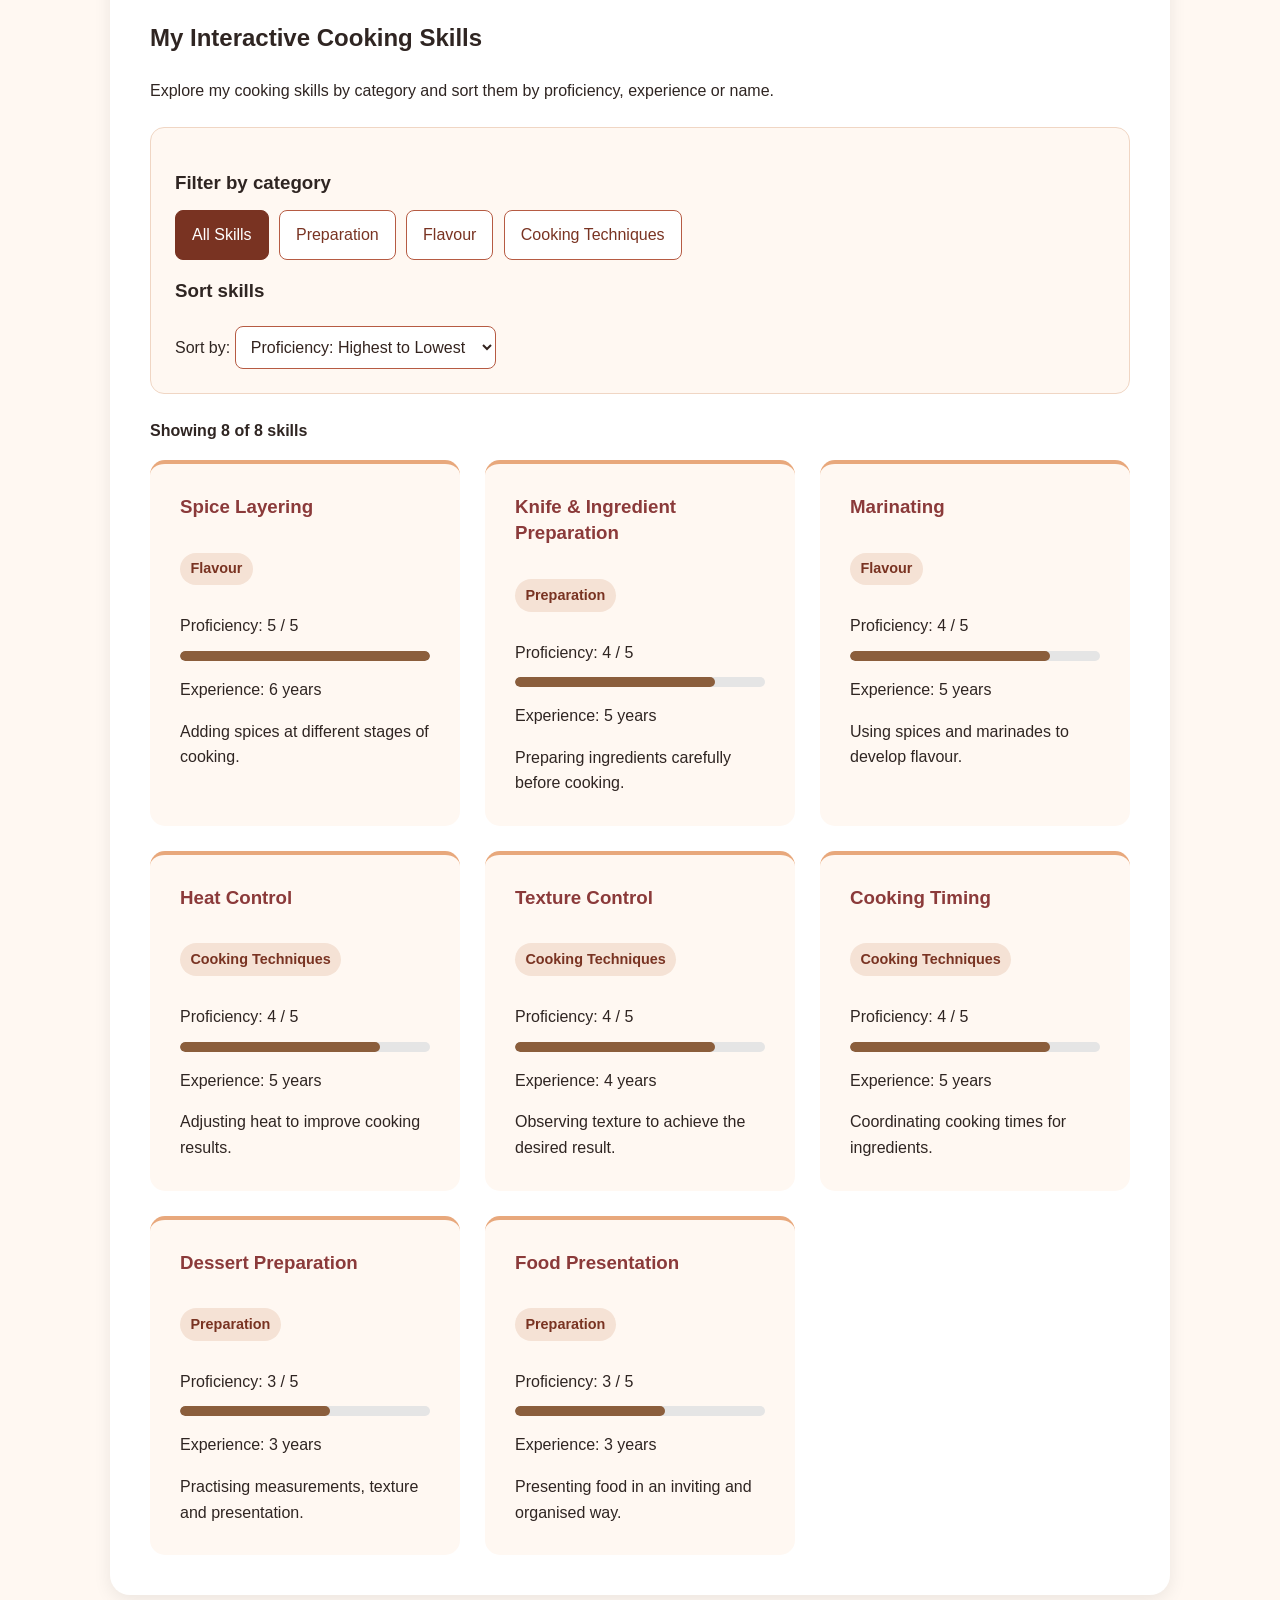
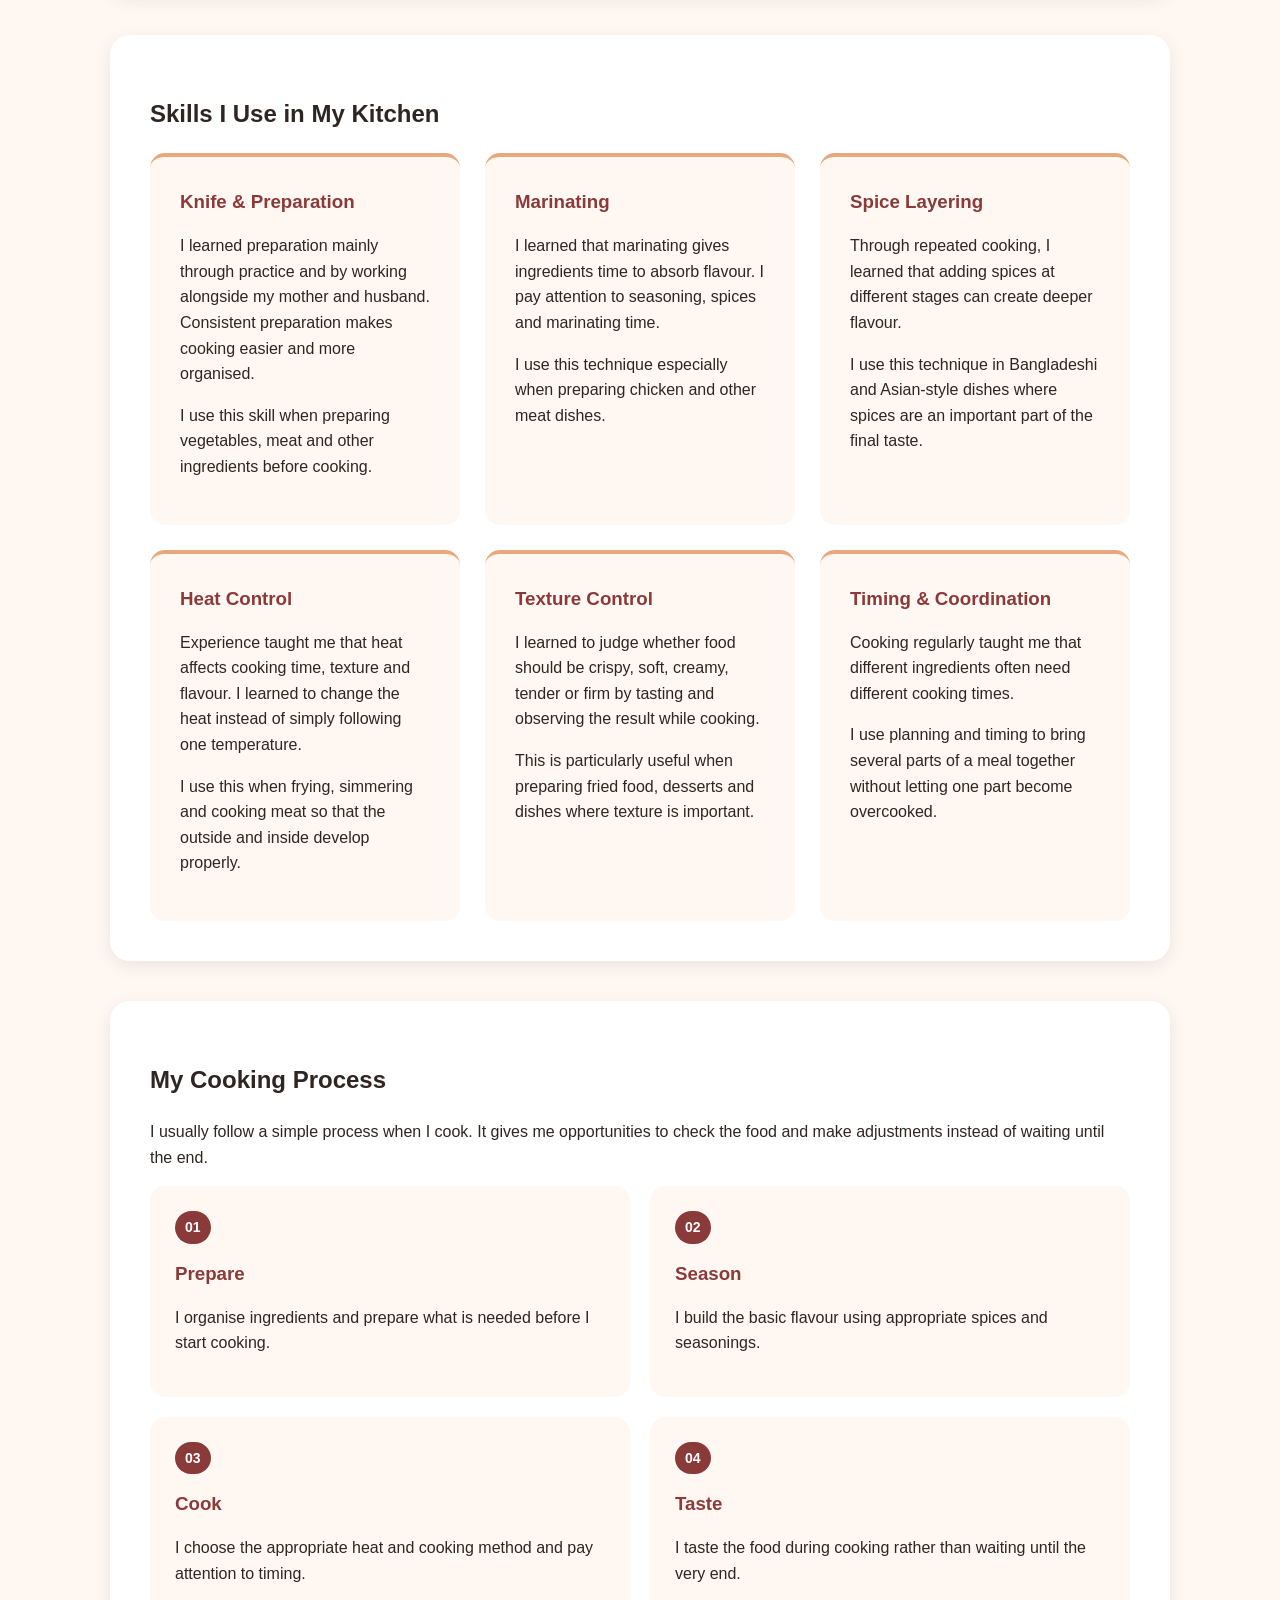
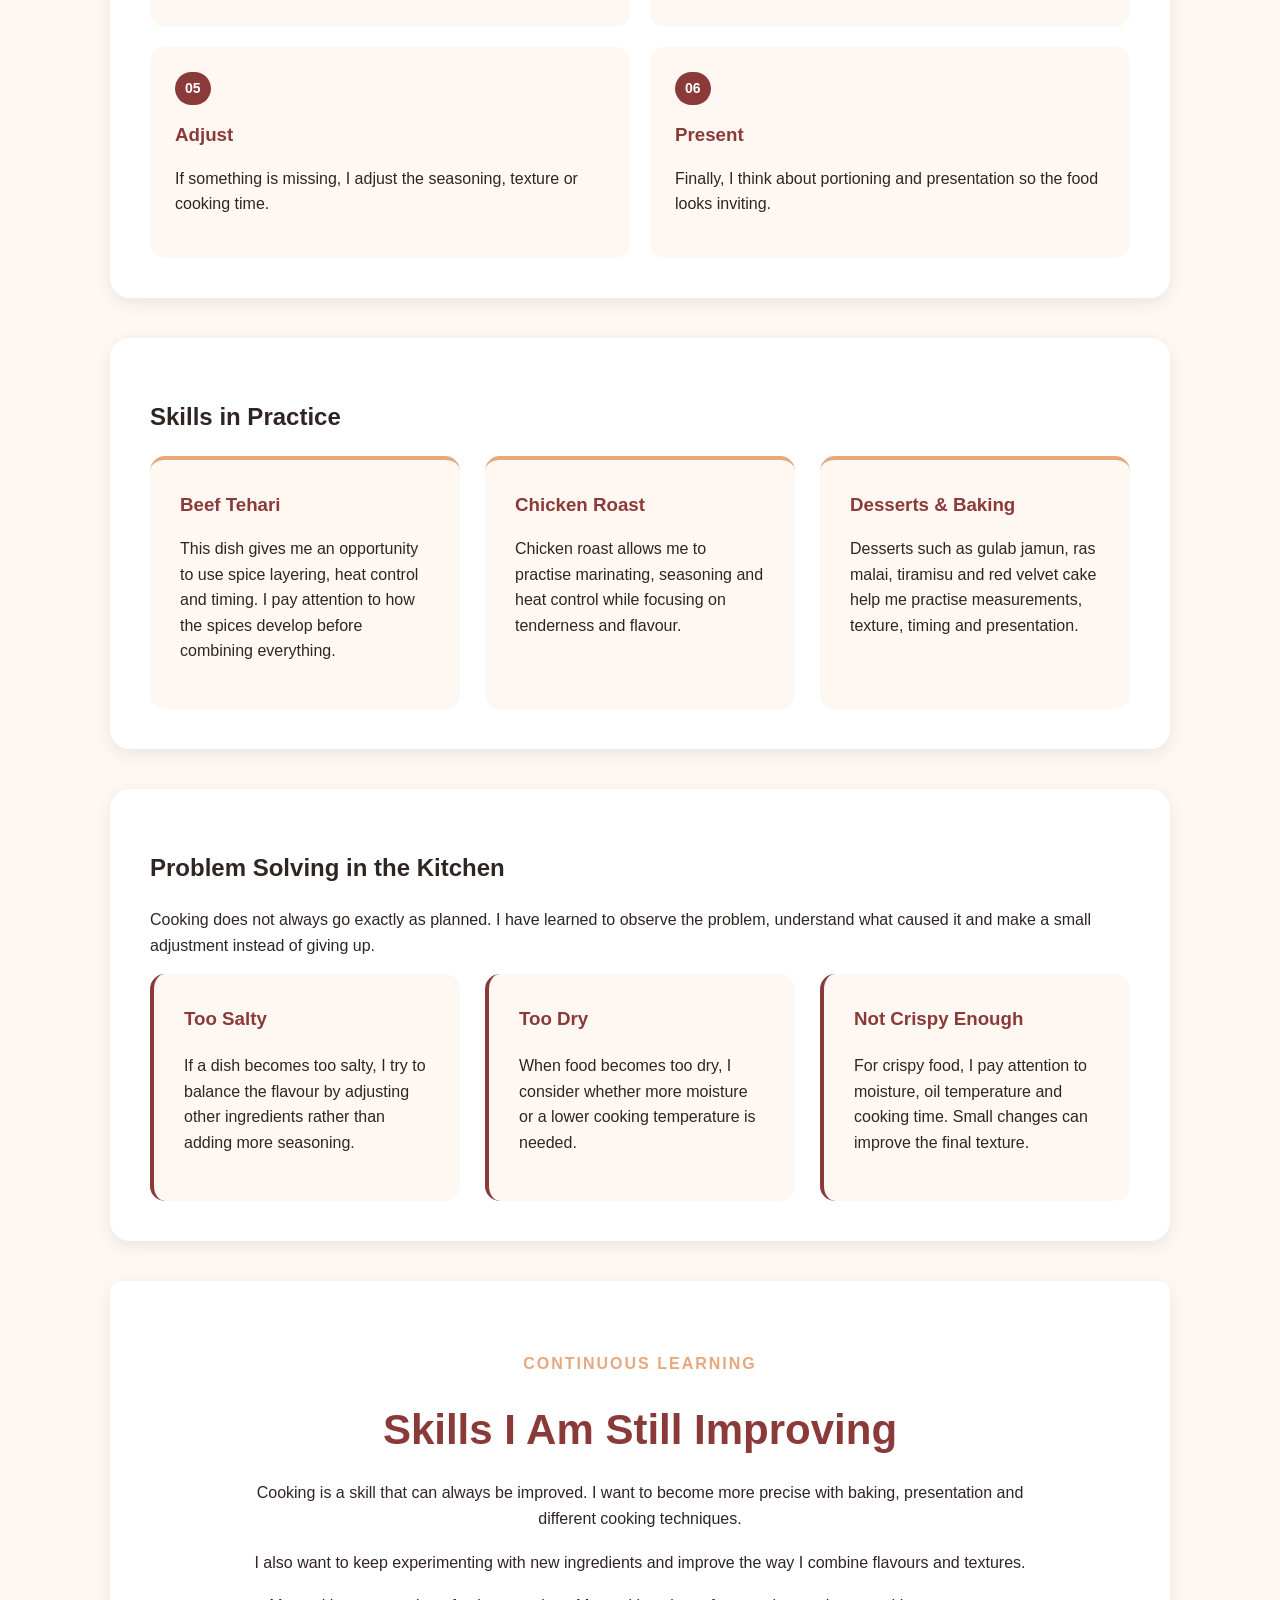
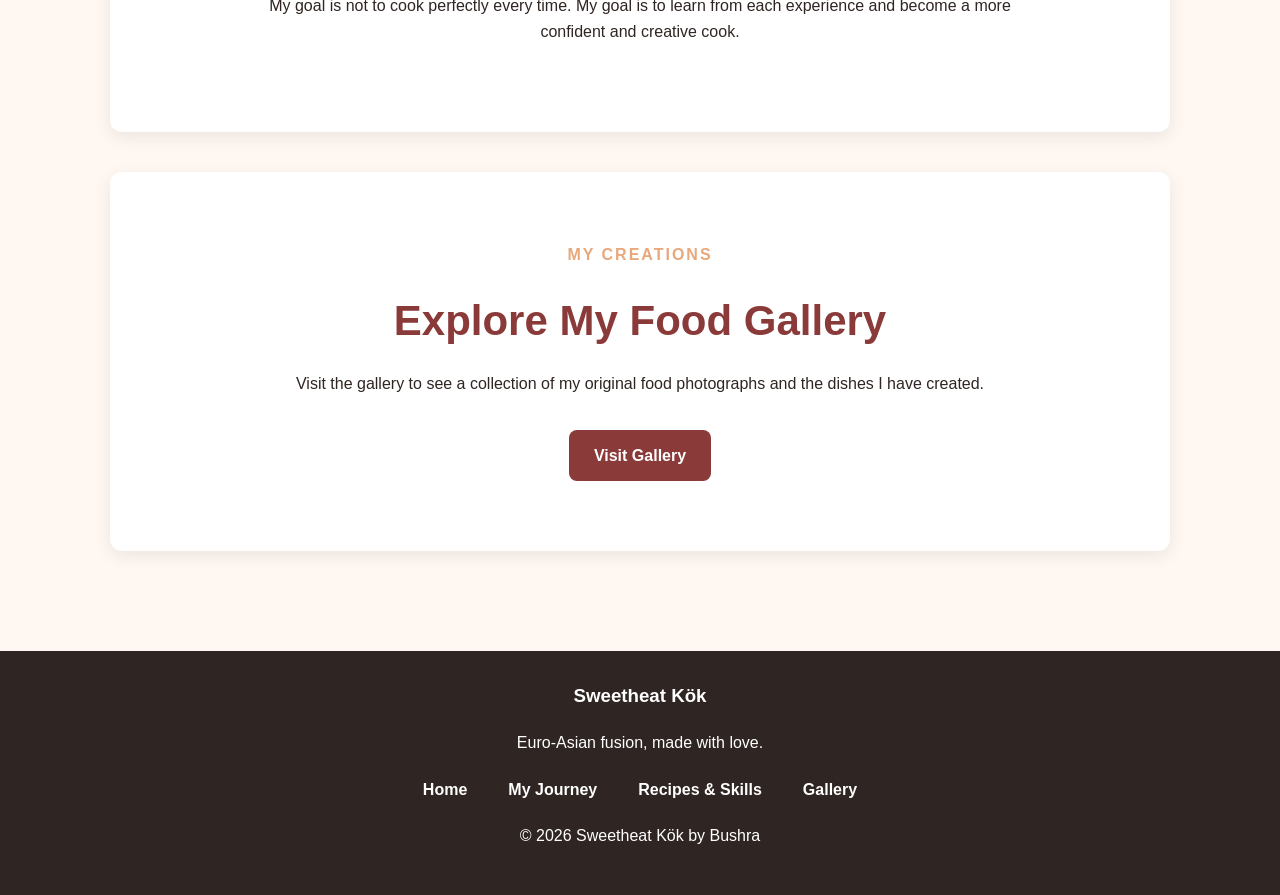
<file: recipes.html>
<!DOCTYPE html>
<html lang="en">

<head>
    <meta charset="UTF-8">
    <meta name="viewport" content="width=device-width, initial-scale=1.0">
    <title>Cooking Skills | Sweetheat Kök by Bushra</title>
    <link rel="stylesheet" href="style.css">
</head>

<body>

    <!-- Accessibility Settings -->
    <section class="accessibility-panel" aria-labelledby="accessibilityHeading">
        <h2 id="accessibilityHeading">Accessibility Settings</h2>

        <div class="text-size-controls" aria-label="Text size settings">
            <button type="button" data-textsize="small" aria-pressed="false">
                Small Text
            </button>

            <button type="button" data-textsize="medium" aria-pressed="true">
                Medium Text
            </button>

            <button type="button" data-textsize="large" aria-pressed="false">
                Large Text
            </button>
        </div>

        <button type="button" id="contrastToggle" aria-pressed="false">
            High Contrast: Off
        </button>
    </section>

    <header class="site-header">
        <div class="brand">
            <h1>Sweetheat Kök</h1>
            <p>by Bushra</p>
        </div>

        <nav class="navigation">
            <a href="index.html">Home</a>
            <a href="journey.html">My Cooking Journey</a>
            <a class="active" href="recipes.html">Recipes &amp; Skills</a>
            <a href="gallery.html">Gallery</a>
        </nav>
    </header>

    <main>

        <!-- INTRO -->
        <section class="hero">
            <div class="hero-content">
                <p class="small-heading">COOKING SKILLS</p>

                <h2>Techniques Behind My Cooking</h2>

                <p>
                    Good cooking is not only about having a recipe.
                    It also requires technique, observation, timing
                    and attention to detail.
                </p>

                <p>
                    This page focuses on the practical skills I have
                    developed through years of cooking, experimenting
                    and learning from experience.
                </p>
            </div>
        </section>

        <!-- SKILL ACQUISITION -->
        <section class="intro">
            <h2>How I Learned My Cooking Skills</h2>

            <div class="skills-grid">
                <article class="skill-card">
                    <h3>Learning From My Mother</h3>
                    <p>
                        My first cooking lessons came from watching my
                        mother in the kitchen. I learned the importance
                        of preparation, seasoning and patience by observing
                        how she cooked everyday meals.
                    </p>
                    <p>
                        I still use these basic habits when preparing
                        traditional Bangladeshi dishes.
                    </p>
                </article>

                <article class="skill-card">
                    <h3>Learning From Recipes</h3>
                    <p>
                        After 2013, I started following recipes from a
                        Bangladeshi recipe book. Trying different dishes
                        taught me how ingredients, measurements and
                        cooking methods work together.
                    </p>
                    <p>
                        I used this approach when learning to prepare
                        dishes such as tehari, chicken roast and desserts.
                    </p>
                </article>

                <article class="skill-card">
                    <h3>Learning Through Practice</h3>
                    <p>
                        The biggest part of my learning came from cooking
                        repeatedly. I learned to taste food, notice mistakes,
                        adjust seasoning and understand how heat and timing
                        affect the result.
                    </p>
                    <p>
                        I now use these skills whenever I experiment with
                        familiar dishes or create something different.
                    </p>
                </article>
            </div>
        </section>

        <!-- INTERACTIVE SKILLS SHOWCASE -->
        <section class="intro" id="interactive-skills">
            <h2>My Interactive Cooking Skills</h2>

            <p>
                Explore my cooking skills by category and sort them
                by proficiency, experience or name.
            </p>

            <div class="skill-controls">
                <h3>Filter by category</h3>

                <div class="filter-buttons">
                    <button type="button"
                        data-category="all"
                        aria-pressed="true"
                        class="active-filter">
                        All Skills
                    </button>

                    <button type="button"
                        data-category="Preparation"
                        aria-pressed="false">
                        Preparation
                    </button>

                    <button type="button"
                        data-category="Flavour"
                        aria-pressed="false">
                        Flavour
                    </button>

                    <button type="button"
                        data-category="Cooking Techniques"
                        aria-pressed="false">
                        Cooking Techniques
                    </button>
                </div>

                <h3>Sort skills</h3>

                <label for="skillSort">Sort by:</label>

                <select id="skillSort">
                    <option value="proficiency">
                        Proficiency: Highest to Lowest
                    </option>

                    <option value="experience-high">
                        Experience: Highest to Lowest
                    </option>

                    <option value="experience-low">
                        Experience: Lowest to Highest
                    </option>

                    <option value="name">
                        Name: A-Z
                    </option>
                </select>
            </div>

            <p id="skillsCounter" aria-live="polite">
                Loading skills...
            </p>

            <div class="skills-grid" id="skillsContainer">
                <!-- JavaScript will create skill cards here. -->
            </div>
        </section>

        <!-- PRACTICAL TECHNIQUES -->
        <section class="intro">
            <h2>Skills I Use in My Kitchen</h2>

            <div class="skills-grid">
                <article class="skill-card">
                    <h3>Knife &amp; Preparation</h3>
                    <p>
                        I learned preparation mainly through practice and
                        by working alongside my mother and husband.
                        Consistent preparation makes cooking easier and
                        more organised.
                    </p>
                    <p>
                        I use this skill when preparing vegetables, meat
                        and other ingredients before cooking.
                    </p>
                </article>

                <article class="skill-card">
                    <h3>Marinating</h3>
                    <p>
                        I learned that marinating gives ingredients time
                        to absorb flavour. I pay attention to seasoning,
                        spices and marinating time.
                    </p>
                    <p>
                        I use this technique especially when preparing
                        chicken and other meat dishes.
                    </p>
                </article>

                <article class="skill-card">
                    <h3>Spice Layering</h3>
                    <p>
                        Through repeated cooking, I learned that adding
                        spices at different stages can create deeper flavour.
                    </p>
                    <p>
                        I use this technique in Bangladeshi and Asian-style
                        dishes where spices are an important part of the
                        final taste.
                    </p>
                </article>

                <article class="skill-card">
                    <h3>Heat Control</h3>
                    <p>
                        Experience taught me that heat affects cooking time,
                        texture and flavour. I learned to change the heat
                        instead of simply following one temperature.
                    </p>
                    <p>
                        I use this when frying, simmering and cooking meat
                        so that the outside and inside develop properly.
                    </p>
                </article>

                <article class="skill-card">
                    <h3>Texture Control</h3>
                    <p>
                        I learned to judge whether food should be crispy,
                        soft, creamy, tender or firm by tasting and observing
                        the result while cooking.
                    </p>
                    <p>
                        This is particularly useful when preparing fried food,
                        desserts and dishes where texture is important.
                    </p>
                </article>

                <article class="skill-card">
                    <h3>Timing &amp; Coordination</h3>
                    <p>
                        Cooking regularly taught me that different ingredients
                        often need different cooking times.
                    </p>
                    <p>
                        I use planning and timing to bring several parts of
                        a meal together without letting one part become
                        overcooked.
                    </p>
                </article>
            </div>
        </section>

        <!-- COOKING PROCESS -->
        <section class="intro">
            <h2>My Cooking Process</h2>

            <p>
                I usually follow a simple process when I cook. It gives me
                opportunities to check the food and make adjustments instead
                of waiting until the end.
            </p>

            <div class="process-grid">
                <article class="process-step">
                    <span>01</span>
                    <h3>Prepare</h3>
                    <p>
                        I organise ingredients and prepare what is needed
                        before I start cooking.
                    </p>
                </article>

                <article class="process-step">
                    <span>02</span>
                    <h3>Season</h3>
                    <p>
                        I build the basic flavour using appropriate spices
                        and seasonings.
                    </p>
                </article>

                <article class="process-step">
                    <span>03</span>
                    <h3>Cook</h3>
                    <p>
                        I choose the appropriate heat and cooking method
                        and pay attention to timing.
                    </p>
                </article>

                <article class="process-step">
                    <span>04</span>
                    <h3>Taste</h3>
                    <p>
                        I taste the food during cooking rather than waiting
                        until the very end.
                    </p>
                </article>

                <article class="process-step">
                    <span>05</span>
                    <h3>Adjust</h3>
                    <p>
                        If something is missing, I adjust the seasoning,
                        texture or cooking time.
                    </p>
                </article>

                <article class="process-step">
                    <span>06</span>
                    <h3>Present</h3>
                    <p>
                        Finally, I think about portioning and presentation
                        so the food looks inviting.
                    </p>
                </article>
            </div>
        </section>

        <!-- EVIDENCE -->
        <section class="intro">
            <h2>Skills in Practice</h2>

            <div class="skills-grid">
                <article class="skill-card">
                    <h3>Beef Tehari</h3>
                    <p>
                        This dish gives me an opportunity to use spice
                        layering, heat control and timing. I pay attention
                        to how the spices develop before combining everything.
                    </p>
                </article>

                <article class="skill-card">
                    <h3>Chicken Roast</h3>
                    <p>
                        Chicken roast allows me to practise marinating,
                        seasoning and heat control while focusing on
                        tenderness and flavour.
                    </p>
                </article>

                <article class="skill-card">
                    <h3>Desserts &amp; Baking</h3>
                    <p>
                        Desserts such as gulab jamun, ras malai, tiramisu
                        and red velvet cake help me practise measurements,
                        texture, timing and presentation.
                    </p>
                </article>
            </div>
        </section>

        <!-- PROBLEM SOLVING -->
        <section class="intro">
            <h2>Problem Solving in the Kitchen</h2>

            <p>
                Cooking does not always go exactly as planned. I have
                learned to observe the problem, understand what caused it
                and make a small adjustment instead of giving up.
            </p>

            <div class="problem-list">
                <article class="problem-card">
                    <h3>Too Salty</h3>
                    <p>
                        If a dish becomes too salty, I try to balance the
                        flavour by adjusting other ingredients rather than
                        adding more seasoning.
                    </p>
                </article>

                <article class="problem-card">
                    <h3>Too Dry</h3>
                    <p>
                        When food becomes too dry, I consider whether more
                        moisture or a lower cooking temperature is needed.
                    </p>
                </article>

                <article class="problem-card">
                    <h3>Not Crispy Enough</h3>
                    <p>
                        For crispy food, I pay attention to moisture, oil
                        temperature and cooking time. Small changes can
                        improve the final texture.
                    </p>
                </article>
            </div>
        </section>

        <!-- CONTINUOUS LEARNING -->
        <section class="hero">
            <div class="hero-content">
                <p class="small-heading">CONTINUOUS LEARNING</p>

                <h2>Skills I Am Still Improving</h2>

                <p>
                    Cooking is a skill that can always be improved.
                    I want to become more precise with baking,
                    presentation and different cooking techniques.
                </p>

                <p>
                    I also want to keep experimenting with new ingredients
                    and improve the way I combine flavours and textures.
                </p>

                <p>
                    My goal is not to cook perfectly every time.
                    My goal is to learn from each experience and become
                    a more confident and creative cook.
                </p>
            </div>
        </section>

        <!-- GALLERY LINK -->
        <section class="hero">
            <div class="hero-content">
                <p class="small-heading">MY CREATIONS</p>

                <h2>Explore My Food Gallery</h2>

                <p>
                    Visit the gallery to see a collection of my original
                    food photographs and the dishes I have created.
                </p>

                <a class="hero-button" href="gallery.html">
                    Visit Gallery
                </a>
            </div>
        </section>

    </main>

    <footer class="site-footer">
        <h3>Sweetheat Kök</h3>

        <p>Euro-Asian fusion, made with love.</p>

        <nav>
            <a href="index.html">Home</a>
            <a href="journey.html">My Journey</a>
            <a href="recipes.html">Recipes &amp; Skills</a>
            <a href="gallery.html">Gallery</a>
        </nav>

        <p>&copy; 2026 Sweetheat Kök by Bushra</p>
    </footer>

    <script src="skills.js" defer></script>
    <script src="accessibility.js" defer></script>

</body>

</html>
</file>
<file: style.css>
/* =========================
   Sweetheat Kök by Bushra
   Euro-Asian Fusion Portfolio
   ========================= */


/* ---------- DESIGN SYSTEM ---------- */

:root {
    --main-color: #8b3a3a;
    --accent-color: #e8a87c;
    --light-color: #fff8f2;
    --dark-color: #2f2522;
    --white-color: #ffffff;

    --space-small: 10px;
    --space-medium: 20px;
    --space-large: 40px;

    --main-font: Arial, sans-serif;
}


/* ---------- GENERAL ---------- */

* {
    box-sizing: border-box;
}

html {
    scroll-behavior: smooth;
}

body {
    margin: 0;
    padding: 0;
    font-family: var(--main-font);
    background-color: var(--light-color);
    color: var(--dark-color);
    line-height: 1.6;
}


/* ---------- HEADER ---------- */

.site-header,
header {
    background-color: var(--main-color);
    color: var(--white-color);
    text-align: center;
    padding: 45px 20px 30px;
}

.brand {
    display: block;
}

.brand h1,
header h1 {
    margin: 0 0 5px;
    font-size: 44px;
}

.brand p,
header > p {
    margin: 5px 0 30px;
    font-size: 18px;
}


/* ---------- NAVIGATION ---------- */

.navigation,
nav {
    display: flex;
    justify-content: center;
    align-items: center;
    gap: 15px;
    flex-wrap: wrap;
}

.navigation a,
nav a {
    display: inline-block;
    color: var(--white-color);
    text-decoration: none;
    font-weight: bold;
    padding: 10px 15px;
    border-radius: 8px;
    transition: background-color 0.3s ease, transform 0.3s ease, color 0.3s ease;
}

.navigation a:hover,
.navigation a.active,
nav a:hover {
    background-color: var(--accent-color);
    color: var(--dark-color);
    transform: translateY(-2px);
}


/* ---------- KEYBOARD ACCESSIBILITY ---------- */

a:focus-visible,
button:focus-visible,
input:focus-visible,
textarea:focus-visible {
    outline: 3px solid var(--accent-color);
    outline-offset: 3px;
}


/* ---------- MAIN ---------- */

main {
    width: 100%;
    max-width: 1100px;
    margin: 0 auto;
    padding: 60px 20px;
}


/* ---------- SECTIONS ---------- */

section {
    width: 100%;
    background-color: var(--white-color);
    border-radius: 20px;
    padding: 40px;
    margin-bottom: 40px;
    box-shadow: 0 5px 18px rgba(0, 0, 0, 0.08);
}


/* ---------- HOME HERO ---------- */

.hero {
    display: block !important;
    width: 100%;
    text-align: center;
    padding: 70px 50px;
    border-radius: 12px;
}

.hero-content {
    display: flex !important;
    flex-direction: column !important;
    align-items: center !important;
    justify-content: center !important;
    width: 100% !important;
    max-width: 800px !important;
    margin: 0 auto !important;
}

.hero-content > * {
    display: block !important;
    width: 100% !important;
    max-width: 800px !important;
}

.small-heading {
    color: var(--accent-color);
    font-weight: bold;
    letter-spacing: 2px;
    margin: 0 0 15px 0;
}

.hero h2 {
    color: var(--main-color);
    font-size: 42px;
    line-height: 1.2;
    margin: 10px 0 25px;
}

.hero p {
    font-size: 18px;
    margin: 0 0 18px 0;
}

.hero-button {
    width: auto !important;
    display: inline-block !important;
    margin-top: 15px;
    padding: 13px 25px;
    background-color: var(--main-color);
    color: var(--white-color);
    text-decoration: none;
    border-radius: 8px;
    font-weight: bold;
    transition: background-color 0.3s ease, transform 0.3s ease;
}

.hero-button:hover {
    background-color: var(--accent-color);
    transform: translateY(-3px);
}


/* ---------- HOME FOOD INSPIRATION ---------- */

.food-inspiration {
    border-radius: 12px;
}

.food-inspiration h2 {
    color: var(--main-color);
    margin-top: 0;
    margin-bottom: 30px;
}

.food-cards {
    display: flex;
    gap: 25px;
}

.food-cards article {
    flex: 1;
    background-color: var(--light-color);
    padding: 30px;
    border-radius: 12px;
    transition: transform 0.3s ease, box-shadow 0.3s ease;
}

.food-cards article:hover {
    transform: translateY(-5px);
    box-shadow: 0 8px 18px rgba(0, 0, 0, 0.12);
}

.food-cards h3 {
    color: var(--main-color);
    margin-top: 0;
}


/* ---------- JOURNEY PAGE ---------- */

.journey-hero {
    background-color: var(--white-color);
    padding: 55px 60px;
    margin-bottom: 30px;
    border-radius: 12px;
    text-align: center;
}

.journey-hero .small-heading {
    color: var(--main-color);
    font-weight: bold;
    letter-spacing: 2px;
    margin-bottom: 10px;
}

.journey-hero h2 {
    color: var(--main-color);
    margin: 10px 0 20px;
    font-size: 32px;
}

.journey-hero p:last-child {
    max-width: 700px;
    margin: 0 auto;
}

.journey-section {
    background-color: var(--white-color);
    padding: 35px 45px;
    margin-bottom: 25px;
    border-radius: 12px;

    /* Balanced Form: consistent spacing and proportions */
    transition: transform 0.3s ease, box-shadow 0.3s ease;
}

.journey-section:hover {
    transform: translateY(-3px);
    box-shadow: 0 8px 22px rgba(0, 0, 0, 0.10);
}

.journey-section h2 {
    color: var(--main-color);
    margin-top: 0;
    margin-bottom: 18px;
}

.journey-section p {
    max-width: 850px;
    margin-bottom: 16px;
}


/* ---------- FOOTER ---------- */

.site-footer,
footer {
    background-color: var(--dark-color);
    color: var(--white-color);
    text-align: center;
    padding: 30px 20px;
}

.site-footer h3 {
    margin-top: 0;
}

.site-footer nav {
    margin: 15px 0;
}

.site-footer nav a {
    color: var(--white-color);
    text-decoration: none;
    margin: 0 8px;
    padding: 5px;
}

.site-footer nav a:hover {
    color: var(--accent-color);
    background-color: transparent;
    transform: none;
}


/* ---------- MOBILE ---------- */

@media (max-width: 700px) {

    .site-header,
    header {
        padding: 35px 15px 25px;
    }

    .brand h1,
    header h1 {
        font-size: 34px;
    }

    .navigation,
    nav {
        flex-direction: column;
        gap: 8px;
    }

    main {
        padding: 30px 15px;
    }

    section {
        padding: 25px;
    }

    .hero {
        padding: 45px 25px;
    }

    .hero h2 {
        font-size: 32px;
    }

    .hero p {
        font-size: 16px;
    }

    .food-cards {
        flex-direction: column;
    }

    .journey-hero {
        padding: 40px 25px;
    }

    .journey-hero h2 {
        font-size: 27px;
    }

    .journey-section {
        padding: 30px 25px;
        margin-bottom: 20px;
    }

    .site-footer nav {
        flex-direction: column;
    }
}
/* =========================
   RECIPES & SKILLS
   ========================= */

.skills-grid {
    display: grid;
    grid-template-columns: repeat(3, 1fr);
    gap: 25px;
}

.skill-card {
    background-color: var(--light-color);
    padding: 30px;
    border-radius: 15px;
    border-top: 4px solid var(--accent-color);
    transition: transform 0.3s ease, box-shadow 0.3s ease;
}

.skill-card:hover {
    transform: translateY(-5px);
    box-shadow: 0 8px 20px rgba(0, 0, 0, 0.10);
}

.skill-card h3 {
    color: var(--main-color);
    margin-top: 0;
    margin-bottom: 15px;
}

.skill-card p {
    margin-bottom: 15px;
}

.process-grid {
    display: grid;
    grid-template-columns: repeat(2, 1fr);
    gap: 20px;
}

.process-step {
    background-color: var(--light-color);
    padding: 25px;
    border-radius: 15px;
    transition: transform 0.3s ease, box-shadow 0.3s ease;
}

.process-step:hover {
    transform: translateY(-4px);
    box-shadow: 0 7px 18px rgba(0, 0, 0, 0.10);
}

.process-step span {
    display: inline-block;
    margin-bottom: 10px;
    color: var(--white-color);
    background-color: var(--main-color);
    padding: 5px 10px;
    border-radius: 20px;
    font-weight: bold;
    font-size: 14px;
}

.process-step h3 {
    color: var(--main-color);
    margin: 5px 0 10px;
}

.problem-list {
    display: grid;
    grid-template-columns: repeat(3, 1fr);
    gap: 25px;
}

.problem-card {
    background-color: var(--light-color);
    padding: 30px;
    border-radius: 15px;
    border-left: 4px solid var(--main-color);
    transition: transform 0.3s ease, box-shadow 0.3s ease;
}

.problem-card:hover {
    transform: translateY(-4px);
    box-shadow: 0 7px 18px rgba(0, 0, 0, 0.10);
}

.problem-card h3 {
    color: var(--main-color);
    margin-top: 0;
}


/* MOBILE */

@media (max-width: 800px) {

    .skills-grid {
        grid-template-columns: repeat(2, 1fr);
    }

    .problem-list {
        grid-template-columns: repeat(2, 1fr);
    }
}

@media (max-width: 700px) {

    .skills-grid,
    .process-grid,
    .problem-list {
        grid-template-columns: 1fr;
    }

}



/* Lab 2 Grade 4: Interactive Skills Showcase */

#interactive-skills {
    scroll-margin-top: 2rem;
}

#interactive-skills .skill-controls {
    margin: 1.5rem 0;
    padding: 1.5rem;
    background: #fff8f2;
    border: 1px solid #f0d6c4;
    border-radius: 14px;
}

#interactive-skills .skill-controls h3 {
    margin: 1rem 0 0.75rem;
}

#interactive-skills .filter-buttons {
    display: flex;
    flex-wrap: wrap;
    gap: 0.65rem;
}

#interactive-skills .filter-buttons button {
    padding: 0.7rem 1rem;
    border: 1px solid #b65b43;
    border-radius: 8px;
    background: #ffffff;
    color: #793322;
    font: inherit;
    cursor: pointer;
    transition: background-color 0.3s ease,
                color 0.3s ease,
                border-color 0.3s ease;
}

#interactive-skills .filter-buttons button:hover,
#interactive-skills .filter-buttons button.active-filter {
    background: #793322;
    color: #ffffff;
    border-color: #793322;
}

#interactive-skills .filter-buttons button:focus-visible,
#interactive-skills select:focus-visible {
    outline: 3px solid #e39a52;
    outline-offset: 3px;
}

#interactive-skills select {
    max-width: 100%;
    margin-top: 0.5rem;
    padding: 0.7rem;
    border: 1px solid #b65b43;
    border-radius: 8px;
    background: #ffffff;
    color: #33231e;
    font: inherit;
}

#skillsCounter {
    margin: 1rem 0;
    font-weight: 700;
}

#skillsContainer .skill-card {
    transition: transform 0.3s ease,
                box-shadow 0.3s ease;
}

#skillsContainer .skill-card:hover {
    transform: translateY(-3px);
}

#skillsContainer .skill-category {
    display: inline-block;
    padding: 0.3rem 0.65rem;
    border-radius: 20px;
    background: #f5e2d5;
    color: #793322;
    font-size: 0.9rem;
    font-weight: 600;
}

@media (max-width: 600px) {
    #interactive-skills .skill-controls {
        padding: 1rem;
    }

    #interactive-skills .filter-buttons {
        flex-direction: column;
        align-items: stretch;
    }

    #interactive-skills .filter-buttons button {
        width: 100%;
        text-align: left;
    }
}

@media (prefers-reduced-motion: reduce) {
    #interactive-skills .filter-buttons button,
    #skillsContainer .skill-card {
        transition: none;
    }

    #skillsContainer .skill-card:hover {
        transform: none;
    }
}


/* =========================================
   LAB 2 GRADE 5: ACCESSIBILITY SETTINGS
   ========================================= */

/* Text size settings */
body.text-small {
    font-size: 14px;
}

body.text-medium {
    font-size: 16px;
}

body.text-large {
    font-size: 20px;
}

/* Help common text elements follow the selected size */
body.text-small p,
body.text-small li,
body.text-small label,
body.text-small input,
body.text-small select,
body.text-small textarea,
body.text-small button {
    font-size: 14px;
}

body.text-medium p,
body.text-medium li,
body.text-medium label,
body.text-medium input,
body.text-medium select,
body.text-medium textarea,
body.text-medium button {
    font-size: 16px;
}

body.text-large p,
body.text-large li,
body.text-large label,
body.text-large input,
body.text-large select,
body.text-large textarea,
body.text-large button {
    font-size: 20px;
}

/* Accessibility panel layout */
.accessibility-panel {
    margin: 1rem auto;
    padding: 1rem;
    max-width: 1100px;
    border: 2px solid #793322;
    border-radius: 12px;
    background: #fff8f2;
    color: #33231e;
}

.accessibility-panel h2 {
    margin-top: 0;
}

.text-size-controls {
    display: flex;
    flex-wrap: wrap;
    gap: 0.6rem;
    margin-bottom: 1rem;
}

.accessibility-panel button {
    padding: 0.7rem 1rem;
    border: 2px solid #793322;
    border-radius: 8px;
    background: #ffffff;
    color: #793322;
    cursor: pointer;
    transition: background-color 0.3s ease,
                color 0.3s ease,
                border-color 0.3s ease;
}

.accessibility-panel button:hover,
.accessibility-panel button.active-setting {
    background: #793322;
    color: #ffffff;
}

/* Visible keyboard focus */
a:focus-visible,
button:focus-visible,
input:focus-visible,
select:focus-visible,
textarea:focus-visible {
    outline: 3px solid #e39a52;
    outline-offset: 3px;
}

/* High contrast mode */
body.high-contrast {
    background: #000000;
    color: #ffffff;
}

body.high-contrast header,
body.high-contrast nav,
body.high-contrast main,
body.high-contrast section,
body.high-contrast footer,
body.high-contrast article,
body.high-contrast .accessibility-panel,
body.high-contrast .skill-controls,
body.high-contrast .skill-card {
    background: #000000;
    color: #ffffff;
    border-color: #ffffff;
}

body.high-contrast h1,
body.high-contrast h2,
body.high-contrast h3,
body.high-contrast p,
body.high-contrast li,
body.high-contrast label,
body.high-contrast span {
    color: #ffffff;
}

body.high-contrast a {
    color: #ffff00;
    text-decoration: underline;
}

body.high-contrast button,
body.high-contrast select,
body.high-contrast input,
body.high-contrast textarea {
    background: #000000;
    color: #ffffff;
    border: 2px solid #ffffff;
}

body.high-contrast button:hover,
body.high-contrast button.active-setting,
body.high-contrast .active-filter {
    background: #ffff00;
    color: #000000;
    border-color: #ffff00;
}

body.high-contrast :focus-visible {
    outline: 3px solid #ffff00;
    outline-offset: 3px;
}

/* Feedback form error and success states */
body.high-contrast .error,
body.high-contrast [aria-invalid="true"] {
    border: 3px solid #ff7777;
}

body.high-contrast #formStatus {
    font-weight: 700;
    border: 2px solid #ffffff;
    padding: 0.5rem;
}

/* Mobile layout */
@media (max-width: 600px) {
    .accessibility-panel {
        margin: 0.75rem;
        padding: 1rem;
    }

    .text-size-controls {
        flex-direction: column;
        align-items: stretch;
    }

    .accessibility-panel button {
        width: 100%;
    }
}

/* Respect the user's reduced-motion preference */
@media (prefers-reduced-motion: reduce) {
    *,
    *::before,
    *::after {
        scroll-behavior: auto !important;
        animation-duration: 0.01ms !important;
        animation-iteration-count: 1 !important;
        transition-duration: 0.01ms !important;
    }
}


/* Visual proficiency indicator */
.proficiency-track {
    width: 100%;
    height: 10px;
    background-color: #e5e5e5;
    border-radius: 10px;
    overflow: hidden;
    margin: 8px 0 16px;
}

.proficiency-fill {
    height: 100%;
    background-color: #8b5e3c;
    border-radius: 10px;
    transition: width 0.3s ease;
}




/* Feedback character counter */
#characterCounter {
    font-size: 0.9rem;
    color: #666;
    margin-top: 6px;
    transition: color 0.2s ease;
}


/* Feedback status message */
#formStatus {
    font-size: 0.95rem;
    font-weight: 600;
    margin-top: 12px;
    padding: 8px 0;
    min-height: 20px;
}


/* Feedback form validation states */
input.error,
select.error,
textarea.error {
    border: 2px solid #b42318;
}

input.valid,
select.valid,
textarea.valid {
    border: 2px solid #2e7d32;
}


/* Visible keyboard focus for interactive elements */
button:focus-visible,
a:focus-visible,
input:focus-visible,
select:focus-visible,
textarea:focus-visible {
    outline: 3px solid #8b5e3c;
    outline-offset: 3px;
}


/* Tablet layout refinement for skill cards */
@media (min-width: 601px) and (max-width: 900px) {
    .skills-grid {
        grid-template-columns: repeat(2, minmax(0, 1fr));
        gap: 20px;
    }

    .skill-card {
        padding: 24px;
    }
}


/* Improve proficiency bar visibility in high contrast mode */
body.high-contrast .proficiency-track {
    background-color: #ffffff;
    border: 1px solid #ffffff;
}

body.high-contrast .proficiency-fill {
    background-color: #ffff00;
}

/* Improve feedback message readability in high contrast mode */
body.high-contrast #formStatus {
    color: #ffffff !important;
    background-color: #000000;
}


/* Improve skill category labels in high contrast mode */
body.high-contrast #skillsContainer .skill-category {
    background-color: #000000;
    color: #ffffff;
    border: 1px solid #ffffff;
}


/* Responsive proficiency bars on small screens */
@media (max-width: 600px) {
    .proficiency-track {
        width: 100%;
        height: 12px;
        margin: 10px 0 18px;
    }

    .proficiency-fill {
        height: 100%;
    }
}

/* Prevent long skill text from overflowing */
.skill-card {
    min-width: 0;
    overflow-wrap: break-word;
}

.skill-card h3,
.skill-card p {
    overflow-wrap: break-word;
}


/* Improve spacing inside cooking skill cards */
#skillsContainer .skill-card h3 {
    line-height: 1.4;
    margin-bottom: 18px;
}

#skillsContainer .skill-card p {
    line-height: 1.6;
    margin-bottom: 12px;
}

#skillsContainer .skill-card p:last-child {
    margin-bottom: 0;
}

/* Refine cooking skill card hover effect */
#skillsContainer .skill-card {
    transition: transform 0.25s ease, box-shadow 0.25s ease;
}

#skillsContainer .skill-card:hover {
    transform: translateY(-4px);
    box-shadow: 0 10px 22px rgba(0, 0, 0, 0.12);
}


/* Improve category filter button hover feedback */
#interactive-skills .filter-buttons button {
    transition: background-color 0.25s ease,
                color 0.25s ease,
                border-color 0.25s ease,
                transform 0.25s ease;
}

#interactive-skills .filter-buttons button:hover {
    transform: translateY(-2px);
}

/* Improve sorting control on mobile screens */
@media (max-width: 600px) {
    #interactive-skills select {
        width: 100%;
        min-height: 44px;
        padding: 12px;
    }
}


/* Improve feedback form field spacing */
#feedbackForm input,
#feedbackForm select,
#feedbackForm textarea {
    margin-bottom: 12px;
}

#feedbackForm label {
    display: block;
    margin-bottom: 6px;
    font-weight: 600;
}


/* Newsletter Subscription */
.newsletter-section {
    padding: 60px 20px;
    text-align: center;
    background-color: var(--cream, #f8f1e8);
}

.newsletter-content {
    max-width: 650px;
    margin: 0 auto;
}

.newsletter-content h2 {
    margin-bottom: 15px;
}

.newsletter-content > p {
    line-height: 1.7;
}

.newsletter-form {
    margin-top: 25px;
    text-align: left;
}

.newsletter-form label {
    display: block;
    margin-bottom: 8px;
    font-weight: 600;
}

.newsletter-input-group {
    display: flex;
    gap: 10px;
}

.newsletter-input-group input {
    flex: 1;
    min-width: 0;
    padding: 13px;
    border: 1px solid #999;
    border-radius: 6px;
    font: inherit;
}

.newsletter-input-group button {
    padding: 13px 22px;
    border: none;
    border-radius: 6px;
    cursor: pointer;
    font: inherit;
    font-weight: 600;
    background-color: #704b3a;
    color: white;
}

.newsletter-input-group input:focus-visible,
.newsletter-input-group button:focus-visible {
    outline: 3px solid #d28b42;
    outline-offset: 3px;
}

.newsletter-input-group button:hover {
    opacity: 0.85;
}

.newsletter-status {
    margin-top: 12px;
    font-weight: 600;
}

@media (max-width: 500px) {
    .newsletter-input-group {
        flex-direction: column;
    }

    .newsletter-input-group button {
        width: 100%;
    }
}
</file>
